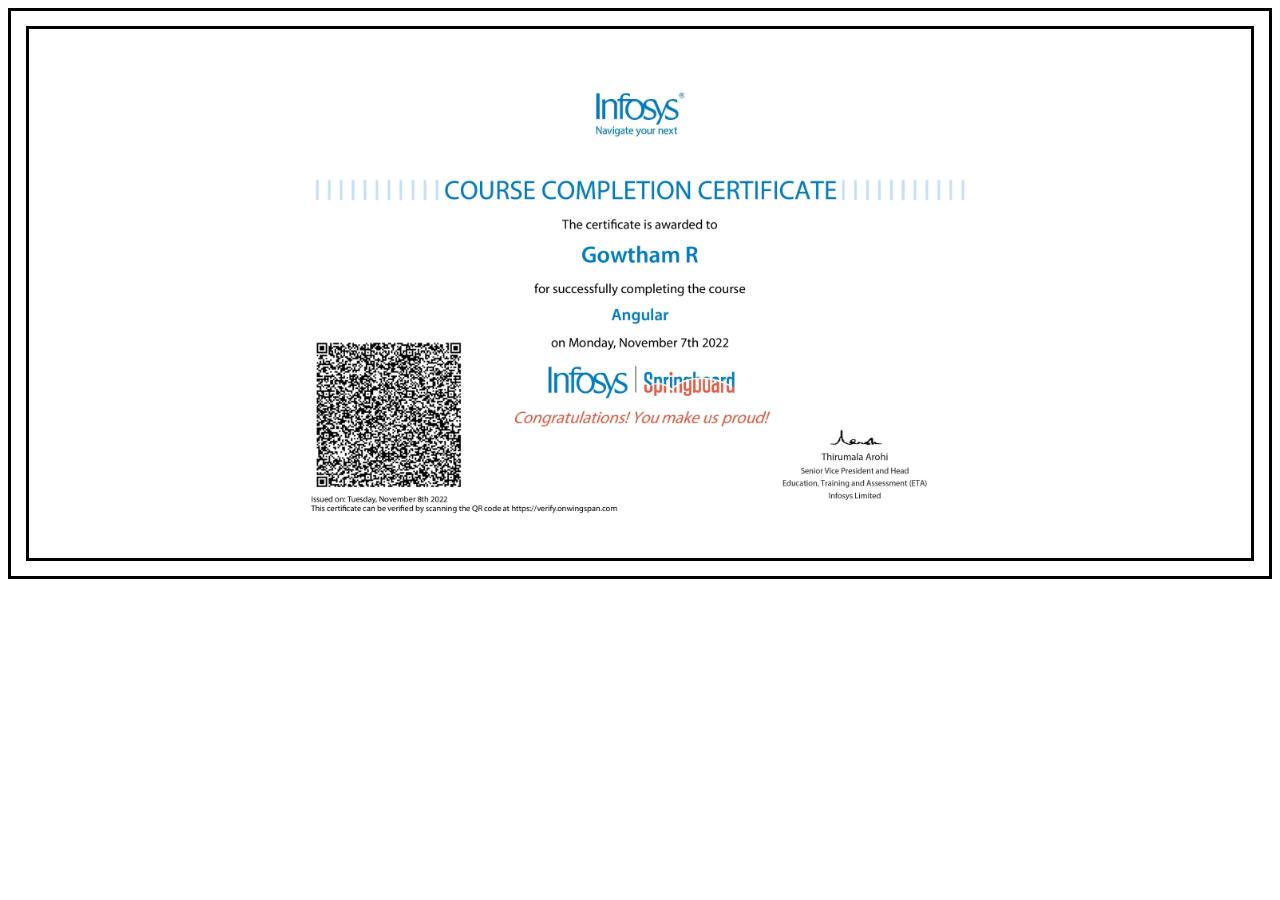
<file: angular/index.html>
<!DOCTYPE html>
<html>
    <title>Angular Certification</title>
    <head>
        <link rel="icon" href="favicon.ico">
        <style>  
            div {  
            width: auto;  
            text-align: center;  
            padding: 15px;  
            border: 3px solid black;  
            }  
            img {  
            max-width: 100%;  
            height: auto;  
            }  
            </style>
    </head>

<body>
	<!-- Container for our gallery -->
	<div>
		<!-- Main view of our gallery -->
		<div>
			<img src="one.jpg" width = "700" height = "300">
		</div>
	</div>
</body>
	
</html>
</file>
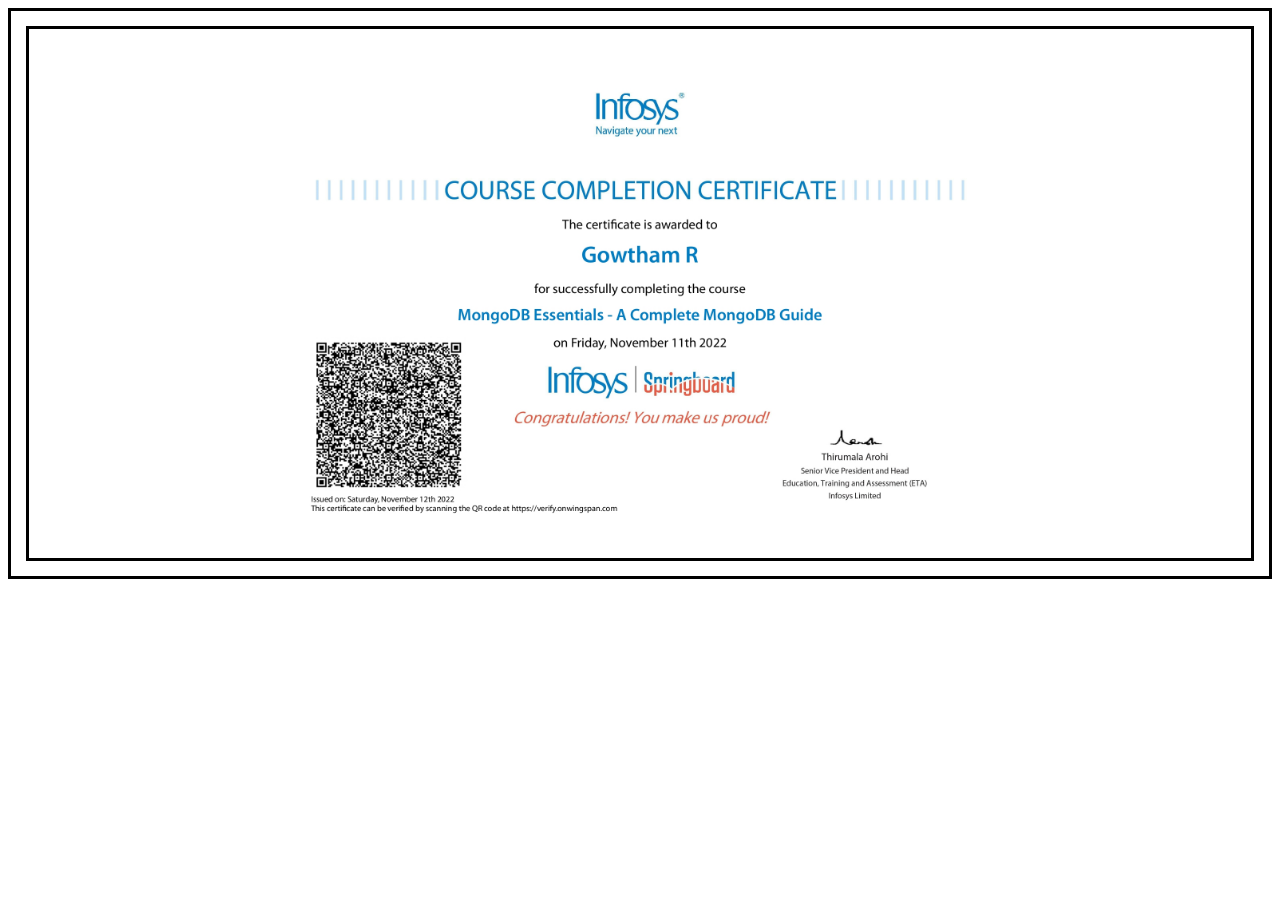
<file: mongodb/index.html>
<!DOCTYPE html>
<html>
    <title>MongoDB Certification</title>
    <head>
        <link rel="icon" href="favicon.ico">
        <style>  
            div {  
            width: auto;  
            text-align: center;  
            padding: 15px;  
            border: 3px solid black;  
            }  
            img {  
            max-width: 100%;  
            height: auto;  
            }  
            </style>
    </head>

<body>
	<!-- Container for our gallery -->
	<div>
		<!-- Main view of our gallery -->
		<div>
			<img src="three.jpg" width = "700" height = "300">
		</div>
	</div>
</body>
	
</html>
</file>
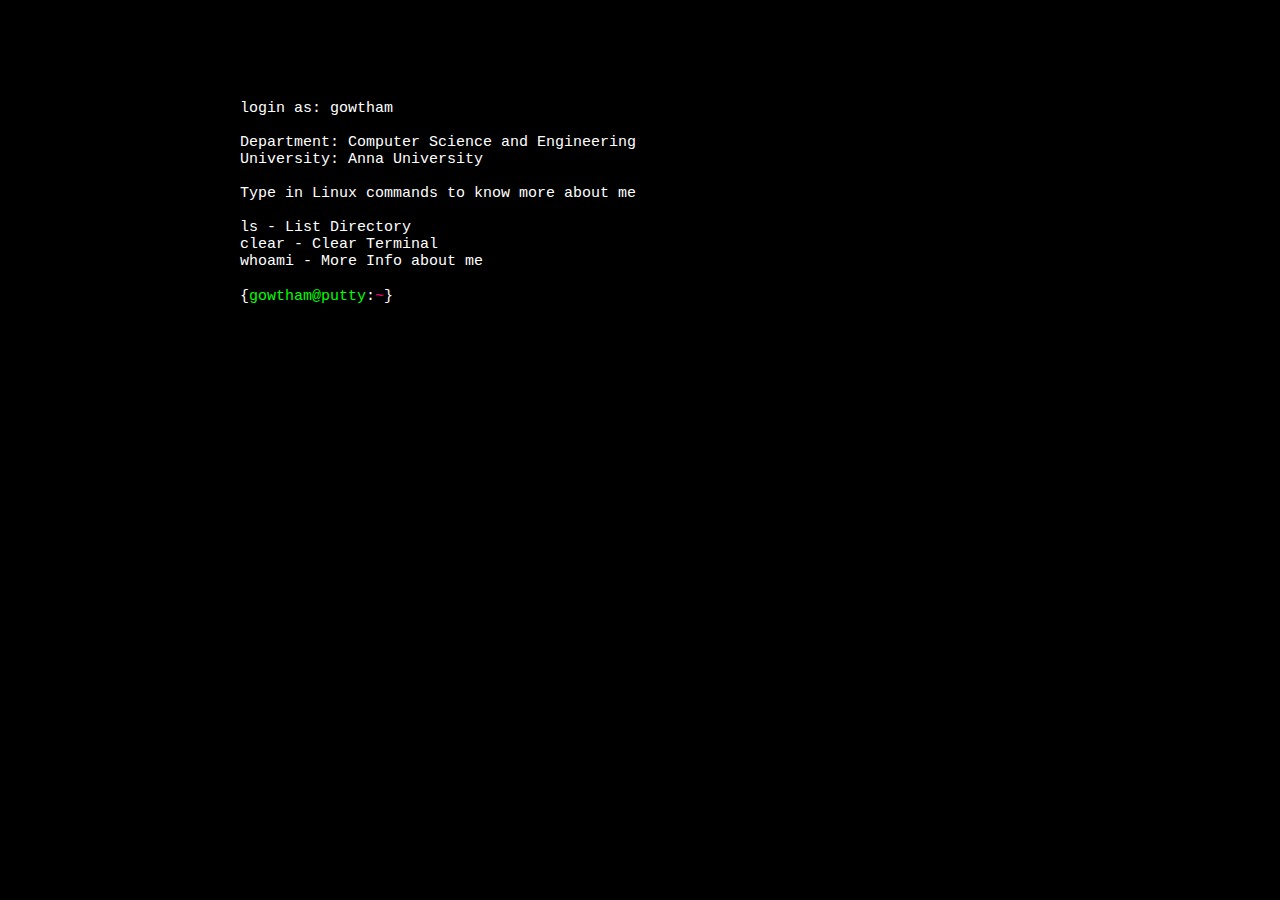
<file: mysite/index.html>
<html>
	<head>
		<title> Gowtham Rajasekaran </title>
		<link href="stylesheets/styles.css" type="text/css" rel="stylesheet">
		
	</head>
	<script type="text/javascript" src="https://ajax.googleapis.com/ajax/libs/jquery/3.7.0/jquery.min.js"></script>
	<script>
		$(document).ready(function() {
			var curCount = 0;
					   
			//var myVar=setInterval(function(){blinkTimer()},500);

			function blinkTimer()
			{		
				var body = $("#command").html(); 
				
				if(body.substring(body.length-1, body.length) == "|")	
				{
					$("#command").html($("#command").html().substring(0, body.length-1)); // remove it
					$("#command").append(" ");
				}
				else
				{
					if(body.substring(body.length-1, body.length) == " ")
					{
						$("#command").html($("#command").html().substring(0, body.length-1)); // remove it
					}
					$("#command").append("|"); // else write it
				}	
			}
		});
				
		var Count = 1;
		var outCount = 0;
		function myFunction()
		{
			if(event.which == 13)
			{
				var addCode;
				event.preventDefault();
				var command = document.getElementById("input" + Count).value;
				if("whoami" == command)
				{
					outCount++;
					$("#terminal").append('<span id = "output'+ outCount +'"> Hi, <font color = "#0f0">I\'m Gowtham </font><br>\
							I am a Computer Science Engineering Student from Kingston Engineering College. </span><br id = "out'+ outCount +'">');
				}
				else if("ls" == command)
				{
					outCount++;
					$("#terminal").append('<span id = "output'+ outCount +'"> \
							<a href="https://github.com/GowthamRaja-git">GitHub</a>\
							<a href="https://www.linkedin.com/in/gowtham-rajasekaran-21a56624a/">LinkedIn</a>\
							</span><br id = "out'+ outCount +'">');
				}
				else if("clear" == command)
				{
					for (i = 1; i <= Count; i++) 
					{ 
						document.getElementById("command" + i).parentNode.removeChild(document.getElementById("command" + i));
						document.getElementById("input" + i).parentNode.removeChild(document.getElementById("input" + i));
						document.getElementById(i).parentNode.removeChild(document.getElementById(i));
					}
					for(i = 1; i <= outCount; i++)
					{
						document.getElementById("output" + i).parentNode.removeChild(document.getElementById("output" + i));
						document.getElementById("out" + i).parentNode.removeChild(document.getElementById("out" + i));
					}
					Count = 0;
					outCount = 0;
				}
				$("#input" + Count).val('');
				$("#command" + Count).append( ' ' + command);
				
				Count++;
				addCode = '<span id = "command'+ Count + '">\
					{<span id="user">gowtham@putty</span>:<span id = "s1">~</span>}</span>\
					<input id = "input'+ Count +'" type="text" onkeydown="myFunction()"><br id = "' + Count + '">';
				$("#terminal").append(addCode);
				$("#input" + Count).focus();
			}
		}
	</script>

	<body>
		<div class="putty" id = "terminal"> 
		login as: gowtham </br></br>
		
		Department: Computer Science and Engineering <br>
		University: Anna University <br><br>
		
		Type in Linux commands to know more about me <br><br>
		
		ls - List Directory<br>
		clear - Clear Terminal<br>
		whoami - More Info about me<br><br>
		
		<span id = "command1">{<span id="user">gowtham@putty</span>:<span id = "s1">~</span>}</span>
		<input id= "input1" type="text" onkeydown="myFunction()" autofocus >
		<br id = "1">
		</div>
	</body>
</html>
</file>
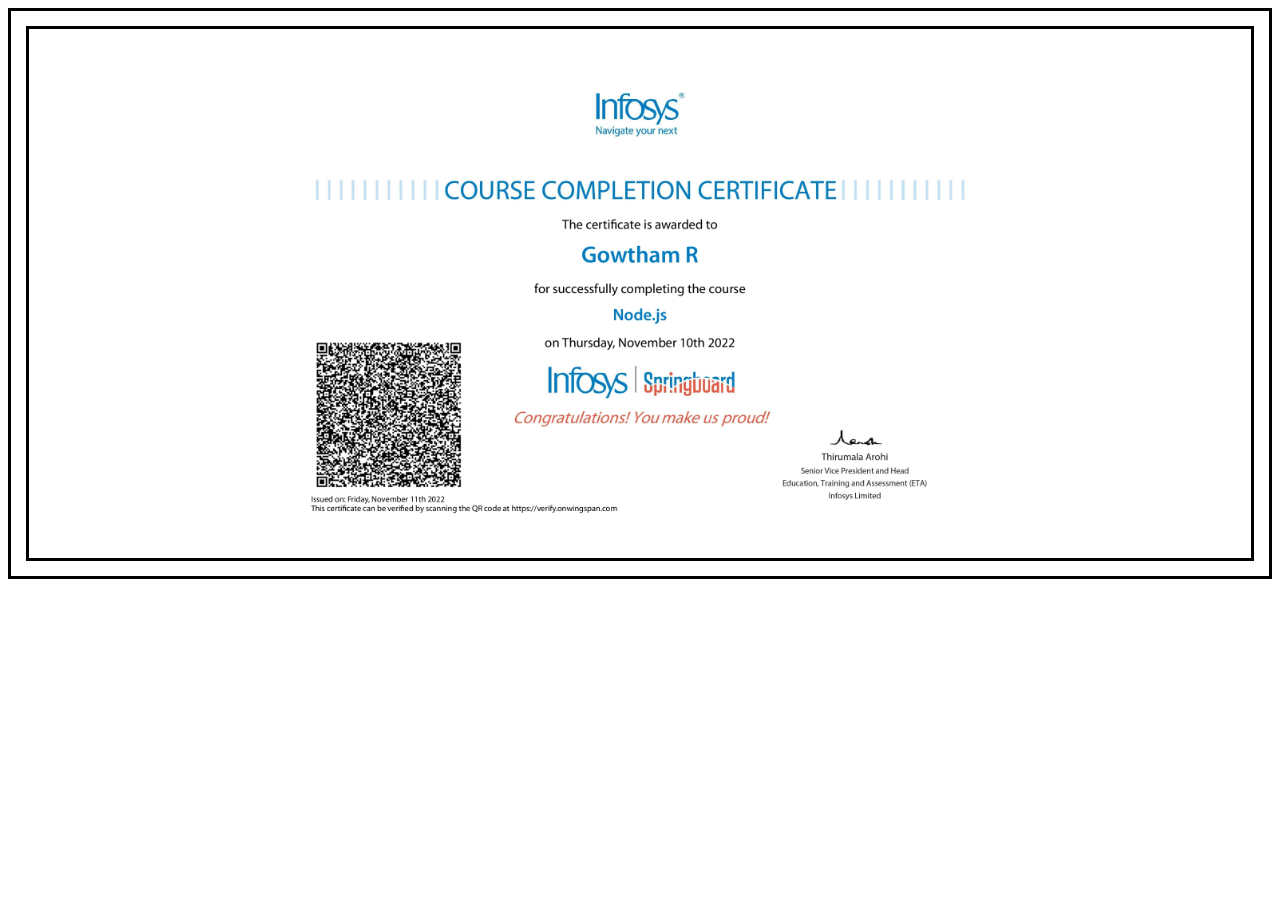
<file: nodejs/index.html>
<!DOCTYPE html>
<html>
    <title>NodeJS Certification</title>
    <head>
        <link rel="icon" href="favicon.ico">
        <style>  
            div {  
            width: auto;  
            text-align: center;  
            padding: 15px;  
            border: 3px solid black;  
            }  
            img {  
            max-width: 100%;  
            height: auto;  
            }  
            </style>
    </head>

<body>
	<!-- Container for our gallery -->
	<div>
		<!-- Main view of our gallery -->
		<div>
			<img src="two.jpg" width = "700" height = "300">
		</div>
	</div>
</body>
	
</html>
</file>
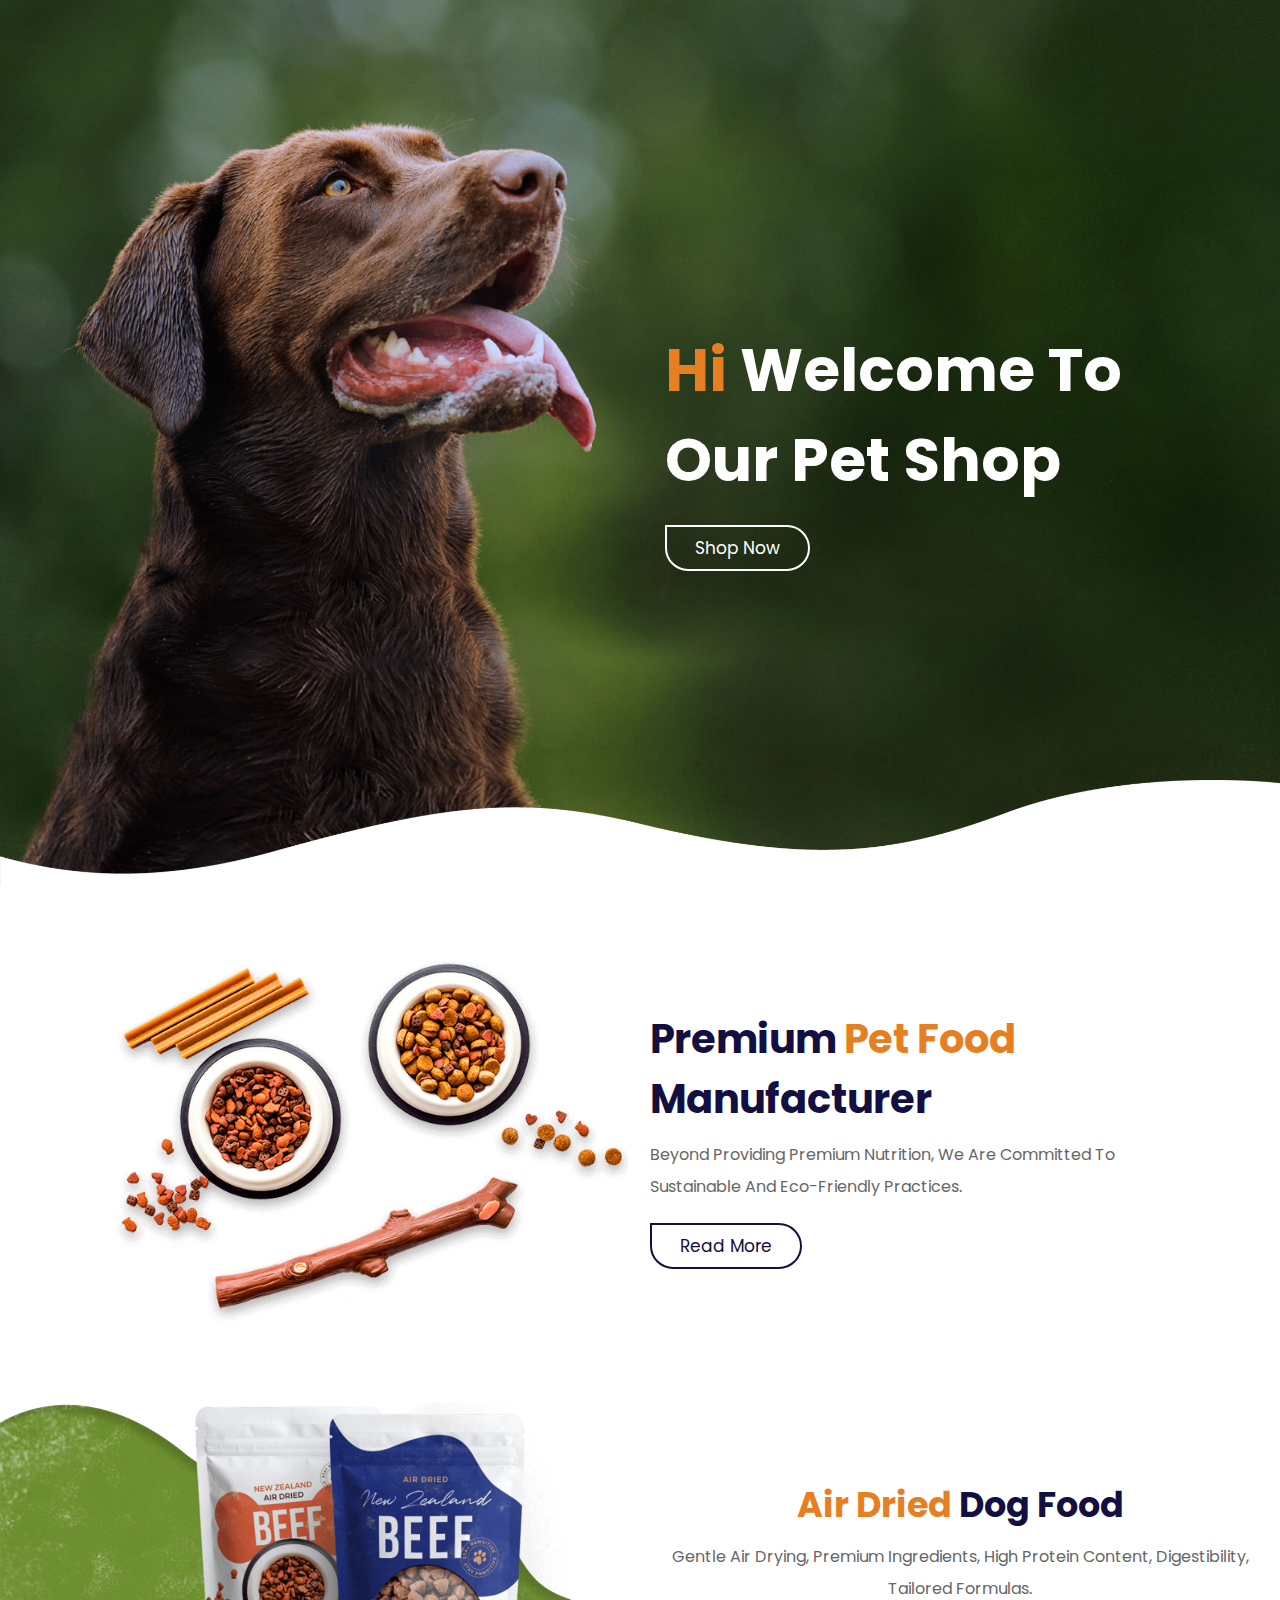
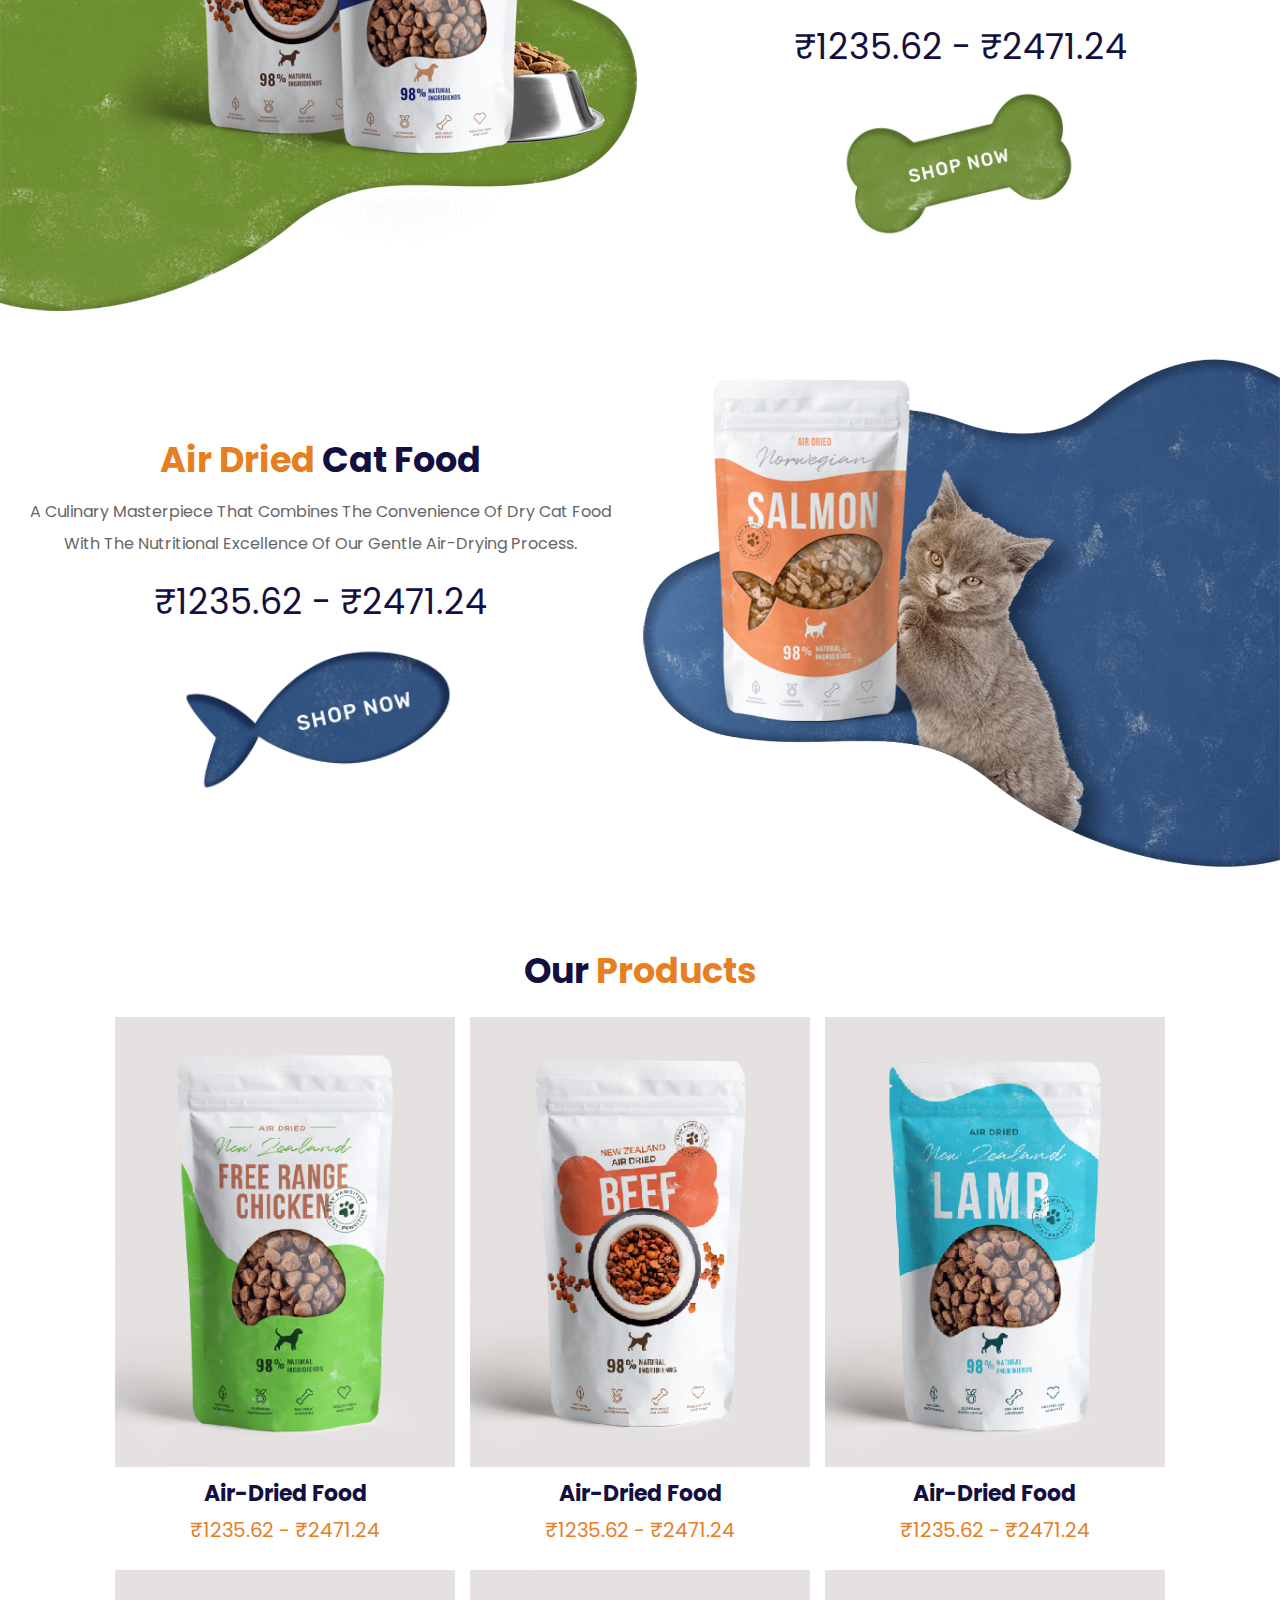
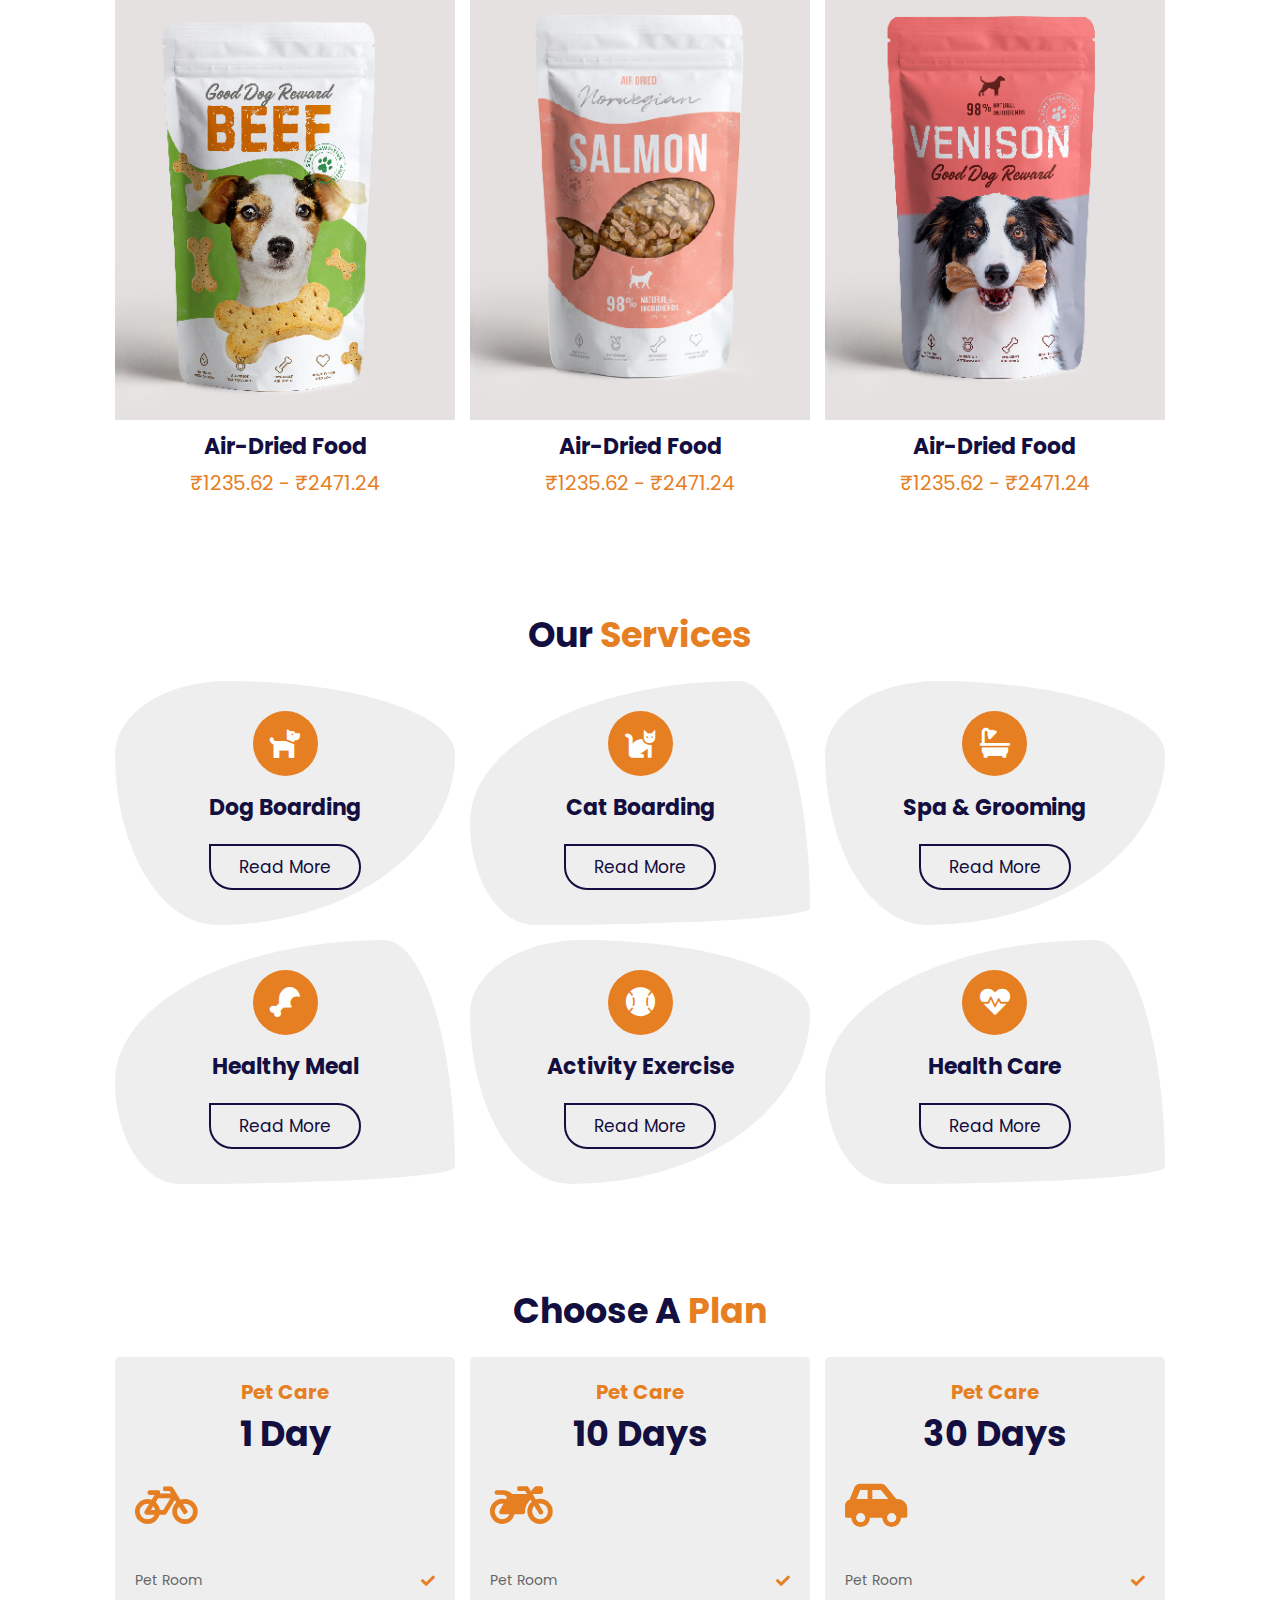
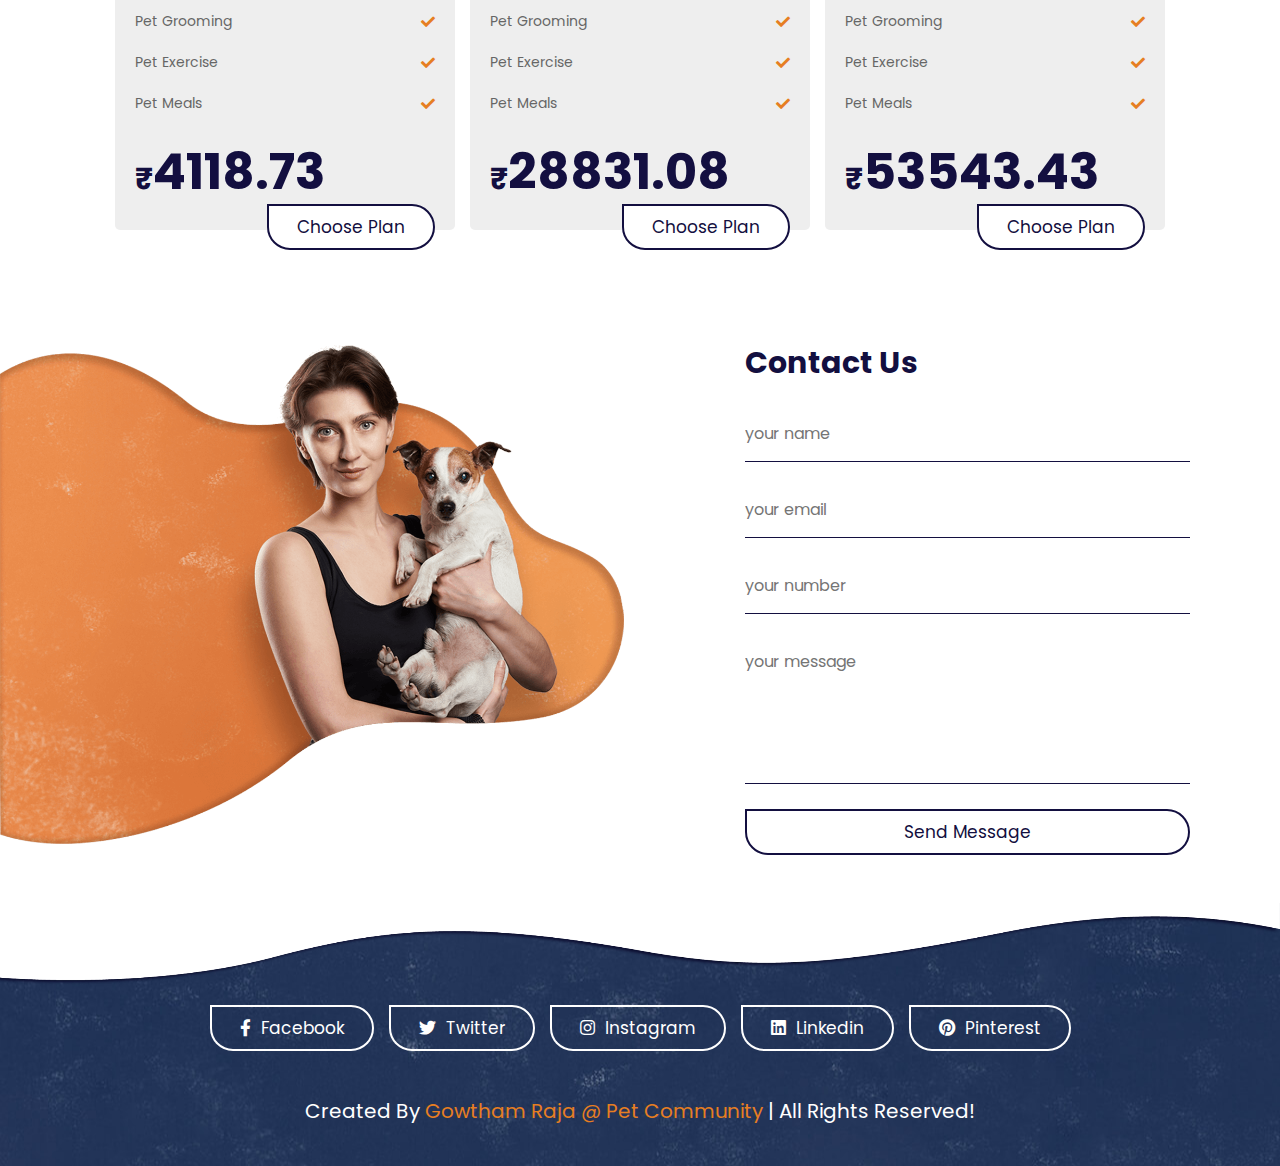
<file: pawsclaws/index.html>
<!DOCTYPE html>
<html lang="en">
<head>
    <meta charset="UTF-8">
    <meta http-equiv="X-UA-Compatible" content="IE=edge">
    <meta name="viewport" content="width=device-width, initial-scale=1.0">
    <title>Pet Food Website</title>
    <link rel="icon" href="favicon.ico">

    <!-- font awesome cdn link  -->
    <link rel="stylesheet" href="https://cdnjs.cloudflare.com/ajax/libs/font-awesome/5.15.4/css/all.min.css">

    <!-- custom css file link  -->
    <link rel="stylesheet" href="css/style.css">

</head>
<body>
    
<!-- header section starts  -->

<header class="header">

    <a href="#" class="logo"> <i class="fas fa-paw"></i> shop </a>

    <nav class="navbar">
        <a href="#home">home</a>
        <a href="#about">about</a>
        <a href="#shop">shop</a>
        <a href="#services">services</a>
        <a href="#plan">plan</a>
        <a href="#contact">contact</a>
    </nav>

    <div class="icons">
        <div class="fas fa-bars" id="menu-btn"></div>
        <a href="#" class="fas fa-shopping-cart"></a>
        <div class="fas fa-user" id="login-btn"></div>
    </div>

    <form action="" class="login-form">
        <h3>sign in</h3>
        <input type="email" name="" placeholder="enter your email" id="" class="box">
        <input type="password" name="" placeholder="enter your password" id="" class="box">
        <div class="remember">
            <input type="checkbox" name="" id="remember-me">
            <label for="remember-me">remember me</label>
        </div>
        <input type="submit" value="sign in" class="btn">
        <div class="links">
            <a href="#">forget password</a>
            <a href="#">sign up</a>
        </div>
    </form>

</header>

<!-- header section ends -->

<!-- home section starts  -->

<section class="home" id="home">

    <div class="content">
        <h3> <span>hi</span> welcome to our pet shop </h3>
        <a href="#" class="btn">shop now</a>
    </div>

    <img src="image/bottom_wave.png" class="wave" alt="">

</section>

<!-- home section ends -->

<!-- about section starts  -->

<section class="about" id="about">

    <div class="image">
        <img src="image/about_img.png" alt="">
    </div>

    <div class="content">
        <h3>premium <span>pet food</span> manufacturer</h3>
        <p>Beyond providing premium nutrition, we are committed to sustainable and eco-friendly practices.</p>
        <a href="#" class="btn">read more</a>
    </div>

</section>

<!-- about section ends -->

<!-- dog and cat food banner section starts -->

<div class="dog-food">

    <div class="image">
        <img src="image/dog_food.png" alt="">
    </div>

    <div class="content">
        <h3> <span>air dried</span> dog food </h3>
        <p>Gentle Air Drying, Premium Ingredients, High Protein Content, Digestibility, Tailored Formulas.</p>
        <div class="amount">₹1235.62 - ₹2471.24</div>
        <a href="#"> <img src="image/shop_now_dog.png" alt=""> </a>
    </div>

</div>

<div class="cat-food">

    <div class="content">
        <h3> <span>air dried</span> cat food </h3>
        <p>a culinary masterpiece that combines the convenience of dry cat food with the nutritional excellence of our gentle air-drying process.</p>
        <div class="amount">₹1235.62 - ₹2471.24</div>
        <a href="#"> <img src="image/shop_now_cat.png" alt=""> </a>
    </div>

    <div class="image">
        <img src="image/cat_food.png" alt="">
    </div>

</div>

<!-- dog and cat food banner section ends -->

<!-- shop section starts  -->

<section class="shop" id="shop">

    <h1 class="heading"> our <span> products </span> </h1>

    <div class="box-container">

        <div class="box">
            <div class="icons">
                <a href="#" class="fas fa-shopping-cart"></a>
                <a href="#" class="fas fa-heart"></a>
                <a href="#" class="fas fa-eye"></a>
            </div>
            <div class="image">
                <img src="image/product_01.jpg" alt="">
            </div>
            <div class="content">
                <h3>air-dried food</h3>
                <div class="amount"> ₹1235.62 - ₹2471.24 </div>
            </div>
        </div>

        <div class="box">
            <div class="icons">
                <a href="#" class="fas fa-shopping-cart"></a>
                <a href="#" class="fas fa-heart"></a>
                <a href="#" class="fas fa-eye"></a>
            </div>
            <div class="image">
                <img src="image/product_02.jpg" alt="">
            </div>
            <div class="content">
                <h3>air-dried food</h3>
                <div class="amount"> ₹1235.62 - ₹2471.24 </div>
            </div>
        </div>

        <div class="box">
            <div class="icons">
                <a href="#" class="fas fa-shopping-cart"></a>
                <a href="#" class="fas fa-heart"></a>
                <a href="#" class="fas fa-eye"></a>
            </div>
            <div class="image">
                <img src="image/product_03.jpg" alt="">
            </div>
            <div class="content">
                <h3>air-dried food</h3>
                <div class="amount"> ₹1235.62 - ₹2471.24 </div>
            </div>
        </div>

        <div class="box">
            <div class="icons">
                <a href="#" class="fas fa-shopping-cart"></a>
                <a href="#" class="fas fa-heart"></a>
                <a href="#" class="fas fa-eye"></a>
            </div>
            <div class="image">
                <img src="image/product_04.jpg" alt="">
            </div>
            <div class="content">
                <h3>air-dried food</h3>
                <div class="amount"> ₹1235.62 - ₹2471.24 </div>
            </div>
        </div>

        <div class="box">
            <div class="icons">
                <a href="#" class="fas fa-shopping-cart"></a>
                <a href="#" class="fas fa-heart"></a>
                <a href="#" class="fas fa-eye"></a>
            </div>
            <div class="image">
                <img src="image/product_05.jpg" alt="">
            </div>
            <div class="content">
                <h3>air-dried food</h3>
                <div class="amount"> ₹1235.62 - ₹2471.24 </div>
            </div>
        </div>

        <div class="box">
            <div class="icons">
                <a href="#" class="fas fa-shopping-cart"></a>
                <a href="#" class="fas fa-heart"></a>
                <a href="#" class="fas fa-eye"></a>
            </div>
            <div class="image">
                <img src="image/product_06.jpg" alt="">
            </div>
            <div class="content">
                <h3>air-dried food</h3>
                <div class="amount"> ₹1235.62 - ₹2471.24 </div>
            </div>
        </div>

    </div>

</section>

<!-- shop section ends -->

<!-- services section starts  -->

<section class="services" id="services">

    <h1 class="heading"> our <span>services</span> </h1>

    <div class="box-container">

        <div class="box">
            <i class="fas fa-dog"></i>
            <h3>dog boarding</h3>
            <a href="#" class="btn">read more</a>
        </div>

        <div class="box">
            <i class="fas fa-cat"></i>
            <h3>cat boarding</h3>
            <a href="#" class="btn">read more</a>
        </div>

        <div class="box">
            <i class="fas fa-bath"></i>
            <h3>spa & grooming</h3>
            <a href="#" class="btn">read more</a>
        </div>

        <div class="box">
            <i class="fas fa-drumstick-bite"></i>
            <h3>healthy meal</h3>
            <a href="#" class="btn">read more</a>
        </div>

        <div class="box">
            <i class="fas fa-baseball-ball"></i>
            <h3>activity exercise</h3>
            <a href="#" class="btn">read more</a>
        </div>

        <div class="box">
            <i class="fas fa-heartbeat"></i>
            <h3>health care</h3>
            <a href="#" class="btn">read more</a>
        </div>

    </div>

</section>

<!-- services section ends -->

<!-- plan section starts  -->

<section class="plan" id="plan">

    <h1 class="heading"> choose a <span>plan</span> </h1>

    <div class="box-container">

        <div class="box">
            <h3 class="title">pet care</h3>
            <h3 class="day"> 1 day </h3>
            <i class="fas fa-bicycle icon"></i>
            <div class="list">
                <p> pet room <span class="fas fa-check"></span> </p>
                <p> pet grooming <span class="fas fa-check"></span> </p>
                <p> pet exercise <span class="fas fa-check"></span> </p>
                <p> pet meals <span class="fas fa-check"></span> </p>
            </div>
            <div class="amount"><span>₹</span>4118.73</div>
            <a href="#" class="btn"> choose plan </a>
        </div>

        <div class="box">
            <h3 class="title">pet care</h3>
            <h3 class="day"> 10 days </h3>
            <i class="fas fa-motorcycle icon"></i>
            <div class="list">
                <p> pet room <span class="fas fa-check"></span> </p>
                <p> pet grooming <span class="fas fa-check"></span> </p>
                <p> pet exercise <span class="fas fa-check"></span> </p>
                <p> pet meals <span class="fas fa-check"></span> </p>
            </div>
            <div class="amount"><span>₹</span>28831.08</div>
            <a href="#" class="btn"> choose plan </a>
        </div>

        <div class="box">
            <h3 class="title">pet care</h3>
            <h3 class="day"> 30 days </h3>
            <i class="fas fa-car-side icon"></i>
            <div class="list">
                <p> pet room <span class="fas fa-check"></span> </p>
                <p> pet grooming <span class="fas fa-check"></span> </p>
                <p> pet exercise <span class="fas fa-check"></span> </p>
                <p> pet meals <span class="fas fa-check"></span> </p>
            </div>
            <div class="amount"><span>₹</span>53543.43</div>
            <a href="#" class="btn"> choose plan </a>
        </div>

    </div>

</section>

<!-- plan section ends -->

<section class="contact" id="contact">

    <div class="image">
        <img src="image/contact_img.png" alt="">
    </div>

    <form action="">
        <h3>contact us</h3>
        <input type="text" placeholder="your name" class="box">
        <input type="email" placeholder="your email" class="box">
        <input type="tumber" placeholder="your number" class="box">
        <textarea name="" placeholder="your message" id="" cols="30" rows="10"></textarea>
        <input type="submit" value="send message" class="btn">
    </form>

</section>

<section class="footer">

    <img src="image/top_wave.png" alt="">

    <div class="share">
        <a href="#" class="btn"> <i class="fab fa-facebook-f"></i> facebook </a>
        <a href="#" class="btn"> <i class="fab fa-twitter"></i> twitter </a>
        <a href="#" class="btn"> <i class="fab fa-instagram"></i> instagram </a>
        <a href="#" class="btn"> <i class="fab fa-linkedin"></i> linkedin </a>
        <a href="#" class="btn"> <i class="fab fa-pinterest"></i> pinterest </a>
    </div>

    <div class="credit"> created by <span> Gowtham Raja @ Pet Community </span> | all rights reserved! </div>

</section>





</body>
</html>
</file>
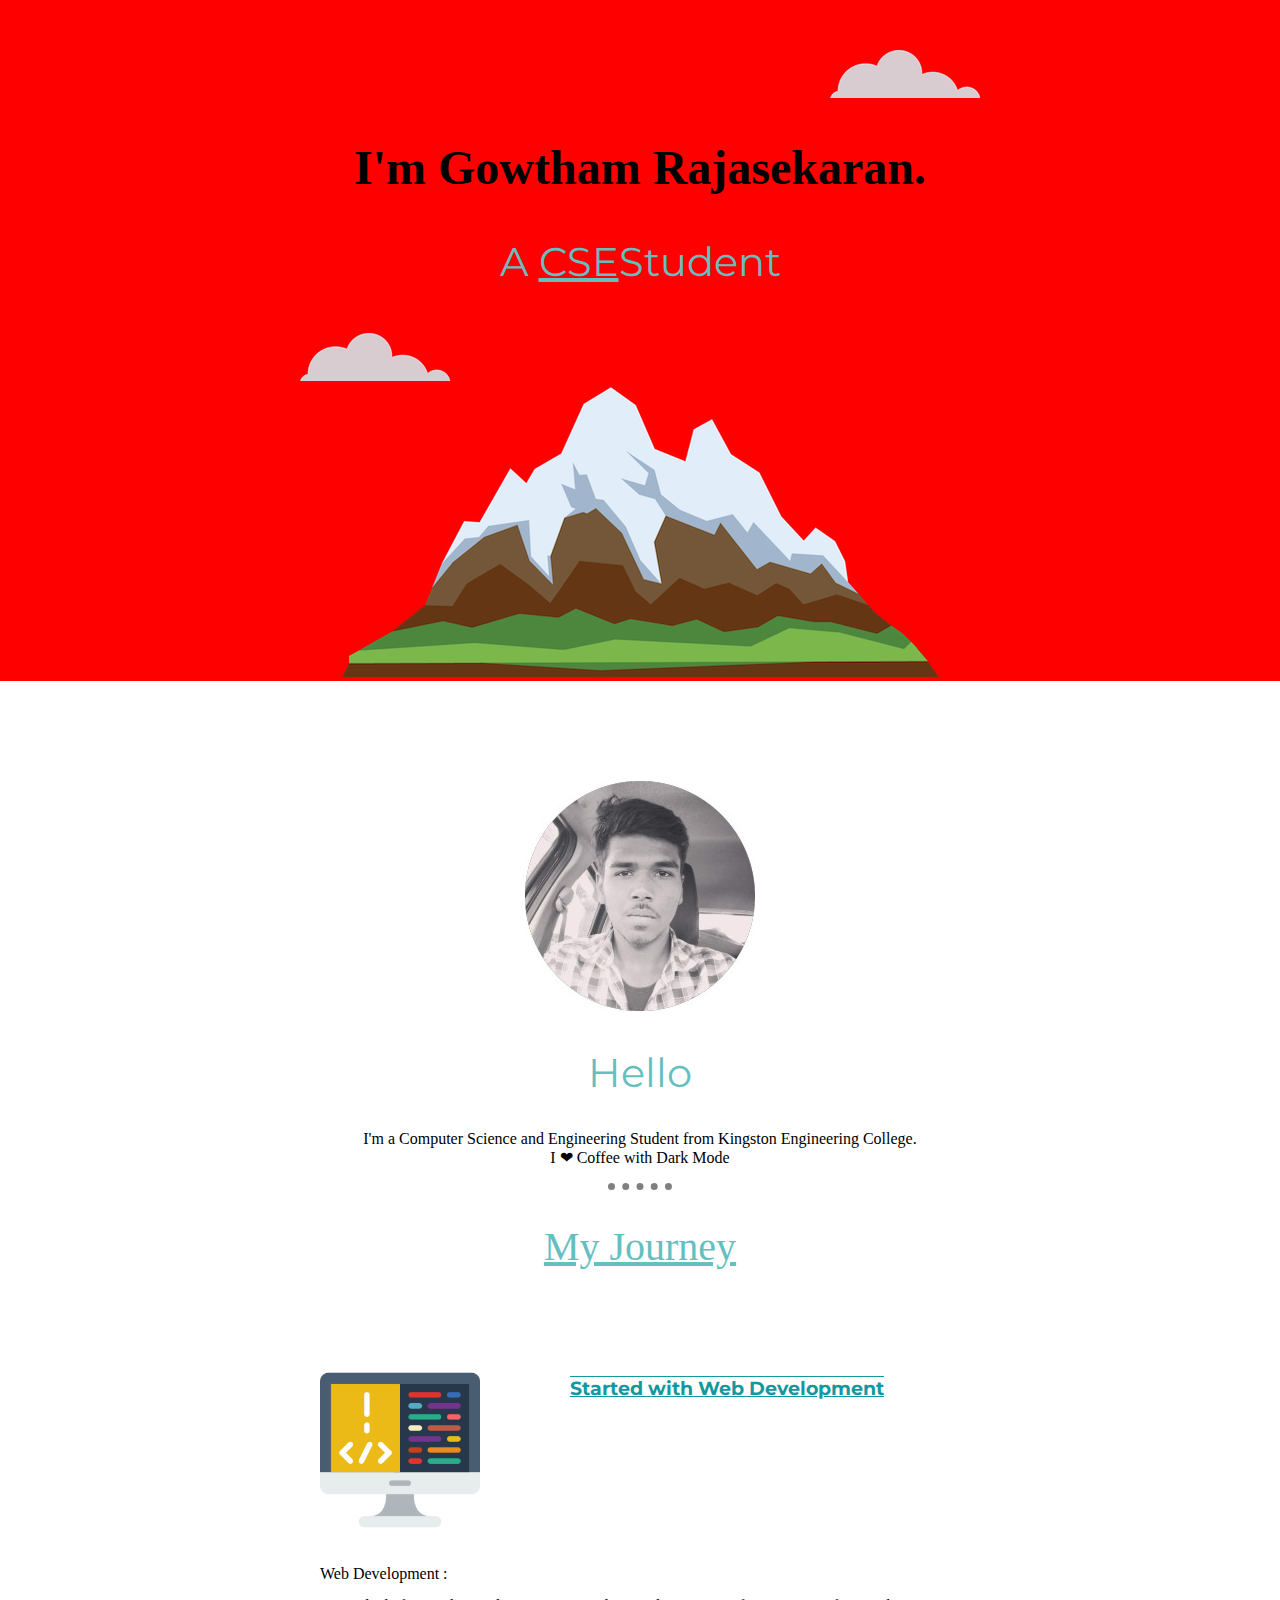
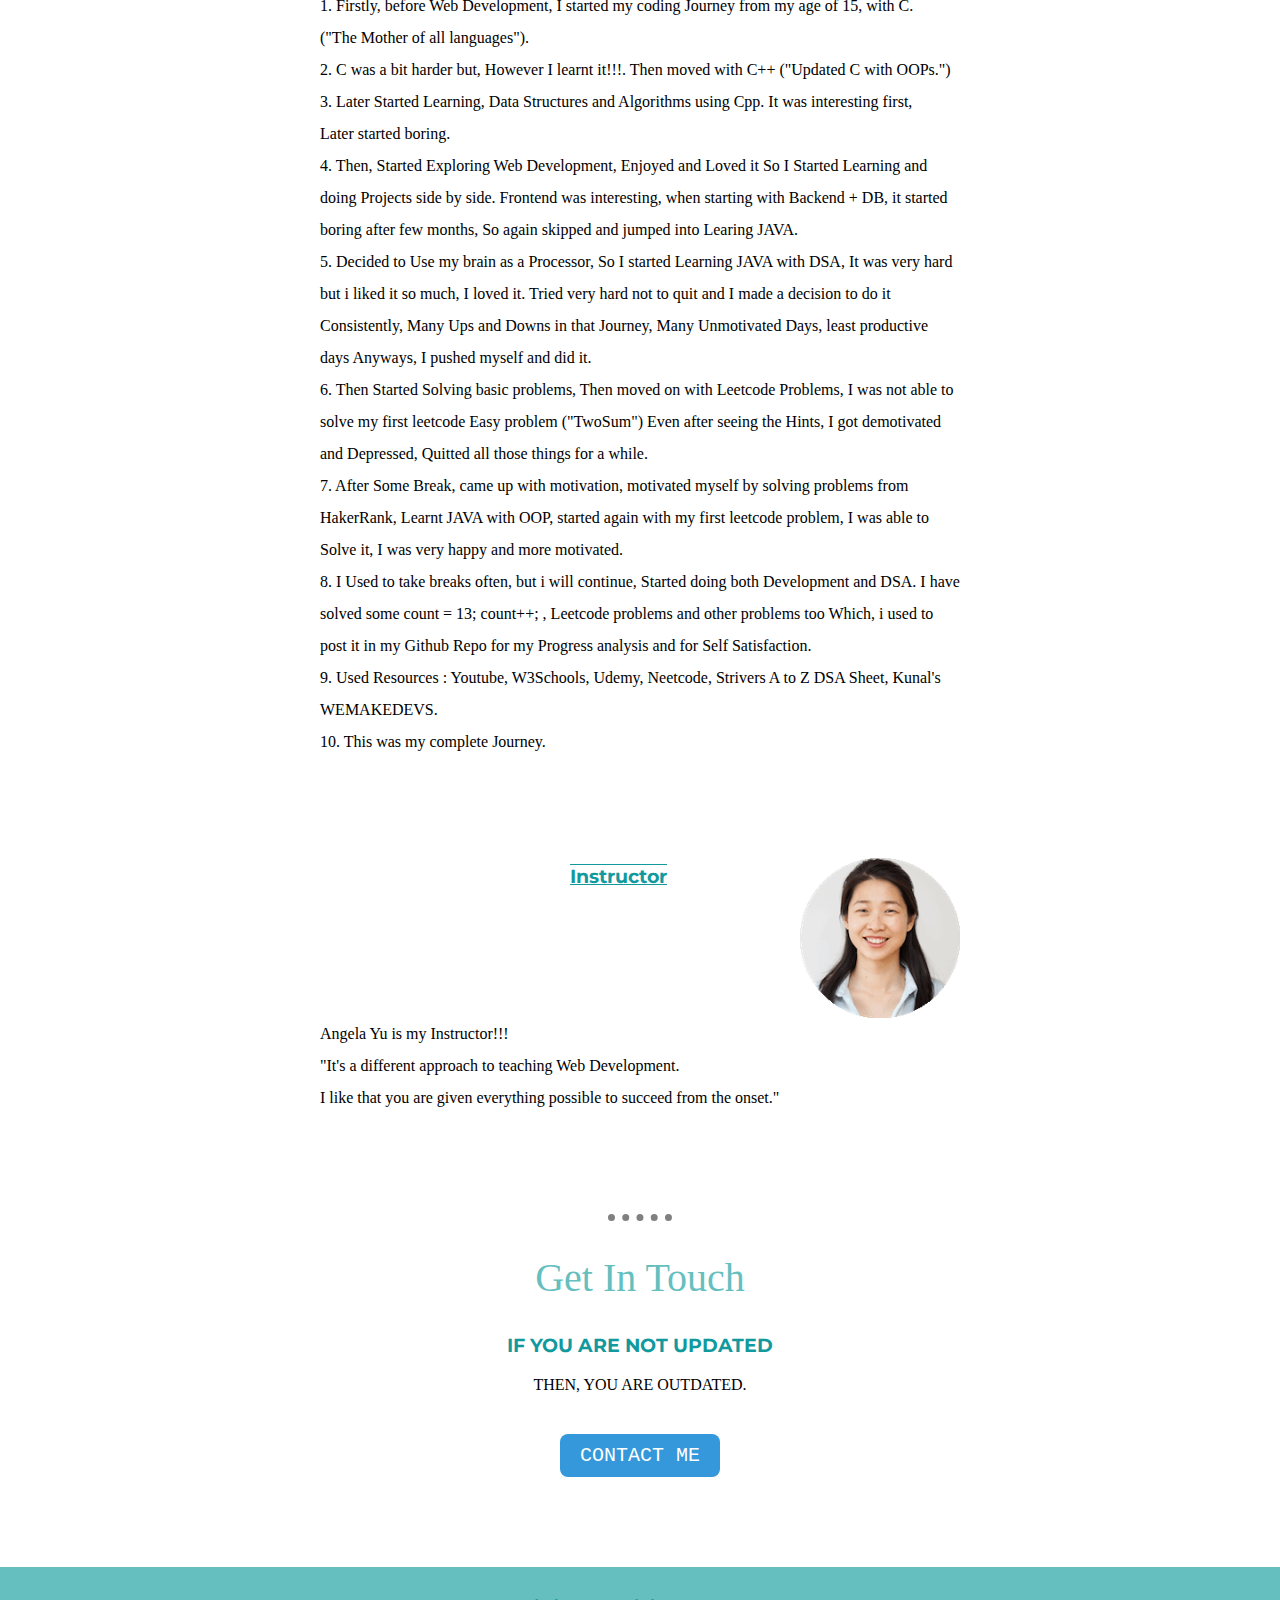
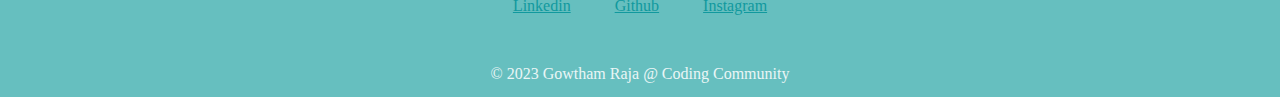
<file: Portfolio Website/index.html>
<!DOCTYPE html>
<html lang="en" dir="ltr">

<head>
  <meta charset="utf-8">
  <title>Gowtham Raja</title>
  <link rel="stylesheet" href="css/styles.css">
  <link rel="icon" href="favicon.ico">
  <link href="https://fonts.googleapis.com/css2?family=Montserrat:wght@100;300;400;500;900&family=Ubuntu:wght@300;400;700&display=swap" rel="stylesheet">
  <link rel="preconnect" href="https://fonts.gstatic.com" crossorigin>
  <div class="top-container">
    <img class="top-cloud" src="images/cloud.png" alt="cloud-img">
    <h1>I'm Gowtham Rajasekaran.</h1>
    <h2>A <span class="pro">CSE</span>Student</h2>
    <img class="bottom-cloud" src="images/cloud.png" alt="cloud-img">
    <img src="images/mountain.png" alt="mountain-img">
  </div>
  <div class="middle-container">
    <div class="profile">
      <img src="gr.jpg" alt="">
      <h2>Hello</h2>
      <p>I'm a Computer Science and Engineering Student from Kingston Engineering College.<br>I ❤ Coffee with Dark Mode</p>
    </div>
    <hr>
    <div class="skills">
      <h2 class="kills">My Journey</h2>
      <div class="skill-row">
        <img class="code-img" src="coding.png" alt="">
        <h3 class="bgmi">Started with Web Development</h3>
        <p class="description">Web Development :<br>
          1. Firstly, before Web Development, I started my coding Journey from my age of 15, with C.<br> ("The Mother of all languages").<br>

          2. C was a bit harder but, However I learnt it!!!. Then moved with C++ ("Updated C with OOPs.")<br>

          3. Later Started Learning, Data Structures and Algorithms using Cpp. It was interesting first,<br> Later started boring.<br>

          4. Then, Started Exploring Web Development, Enjoyed and Loved it So I Started Learning and doing Projects side by side. Frontend was interesting, when starting with Backend + DB, it started boring after few months, So again skipped and jumped into Learing JAVA.<br>

          5. Decided to Use my brain as a Processor, So I started Learning JAVA with DSA, It was very hard but i liked it so much, I loved it. Tried very hard not to quit and I made a decision to do it Consistently, Many Ups and Downs in that Journey, Many Unmotivated Days, least productive days Anyways, I pushed myself and did it.<br>

          6. Then Started Solving basic problems, Then moved on with Leetcode Problems, I was not able to solve my first leetcode Easy problem ("TwoSum") Even after seeing the Hints, I got demotivated and Depressed, Quitted all those things for a while.   <br>

          7. After Some Break, came up with motivation, motivated myself by solving problems from HakerRank, Learnt JAVA with OOP, started again with my first leetcode problem, I was able to Solve it, I was very happy and more motivated.<br>

          8. I Used to take breaks often, but i will continue, Started doing both Development and DSA. I have solved some count = 13; count++; , Leetcode problems and other problems too Which, i used to post it in my Github Repo for my Progress analysis and for Self Satisfaction.  <br>

          9. Used Resources : Youtube, W3Schools, Udemy, Neetcode, Strivers A to Z DSA Sheet, Kunal's WEMAKEDEVS.  <br>

          10. This was my complete Journey.
              
        </p>
      </div>
      <div class="skill-row">
        <img class="inst-img" src="angela.png" alt="">
        <h3 class="udemy">Instructor</h3>
        <p class="angeladesp">Angela Yu is my Instructor!!!<br>
          "It's a different approach to teaching Web Development.<br> I like that you are given everything possible to succeed from the onset."</p>
      </div>
    </div>
    <hr>
    <div class="contact-me">
      <h2 class="get">Get In Touch</h2>
      <h3>IF YOU ARE NOT UPDATED</h3>
      <p>THEN, YOU ARE OUTDATED.</p>
    </div>
    <div class="btn1">
      <a class="btn" href="mailto:name@email.com">CONTACT ME</a>
    </div>
  </div>

  <div class="bottom-container">
    <a class="footer-link" href="https://www.linkedin.com/in/gowtham-rajasekaran-21a56624a/">Linkedin</a>
    <a class="footer-link" href="https://github.com/GowthamRaja-git">Github</a>
    <a class="footer-link" href="https://www.instagram.com/gowtham__raja__/">Instagram</a>
    <p class="sweet">© 2023 Gowtham Raja @ Coding Community</p>
  </div>
</head>

<body>



</body>

</html>
</file>
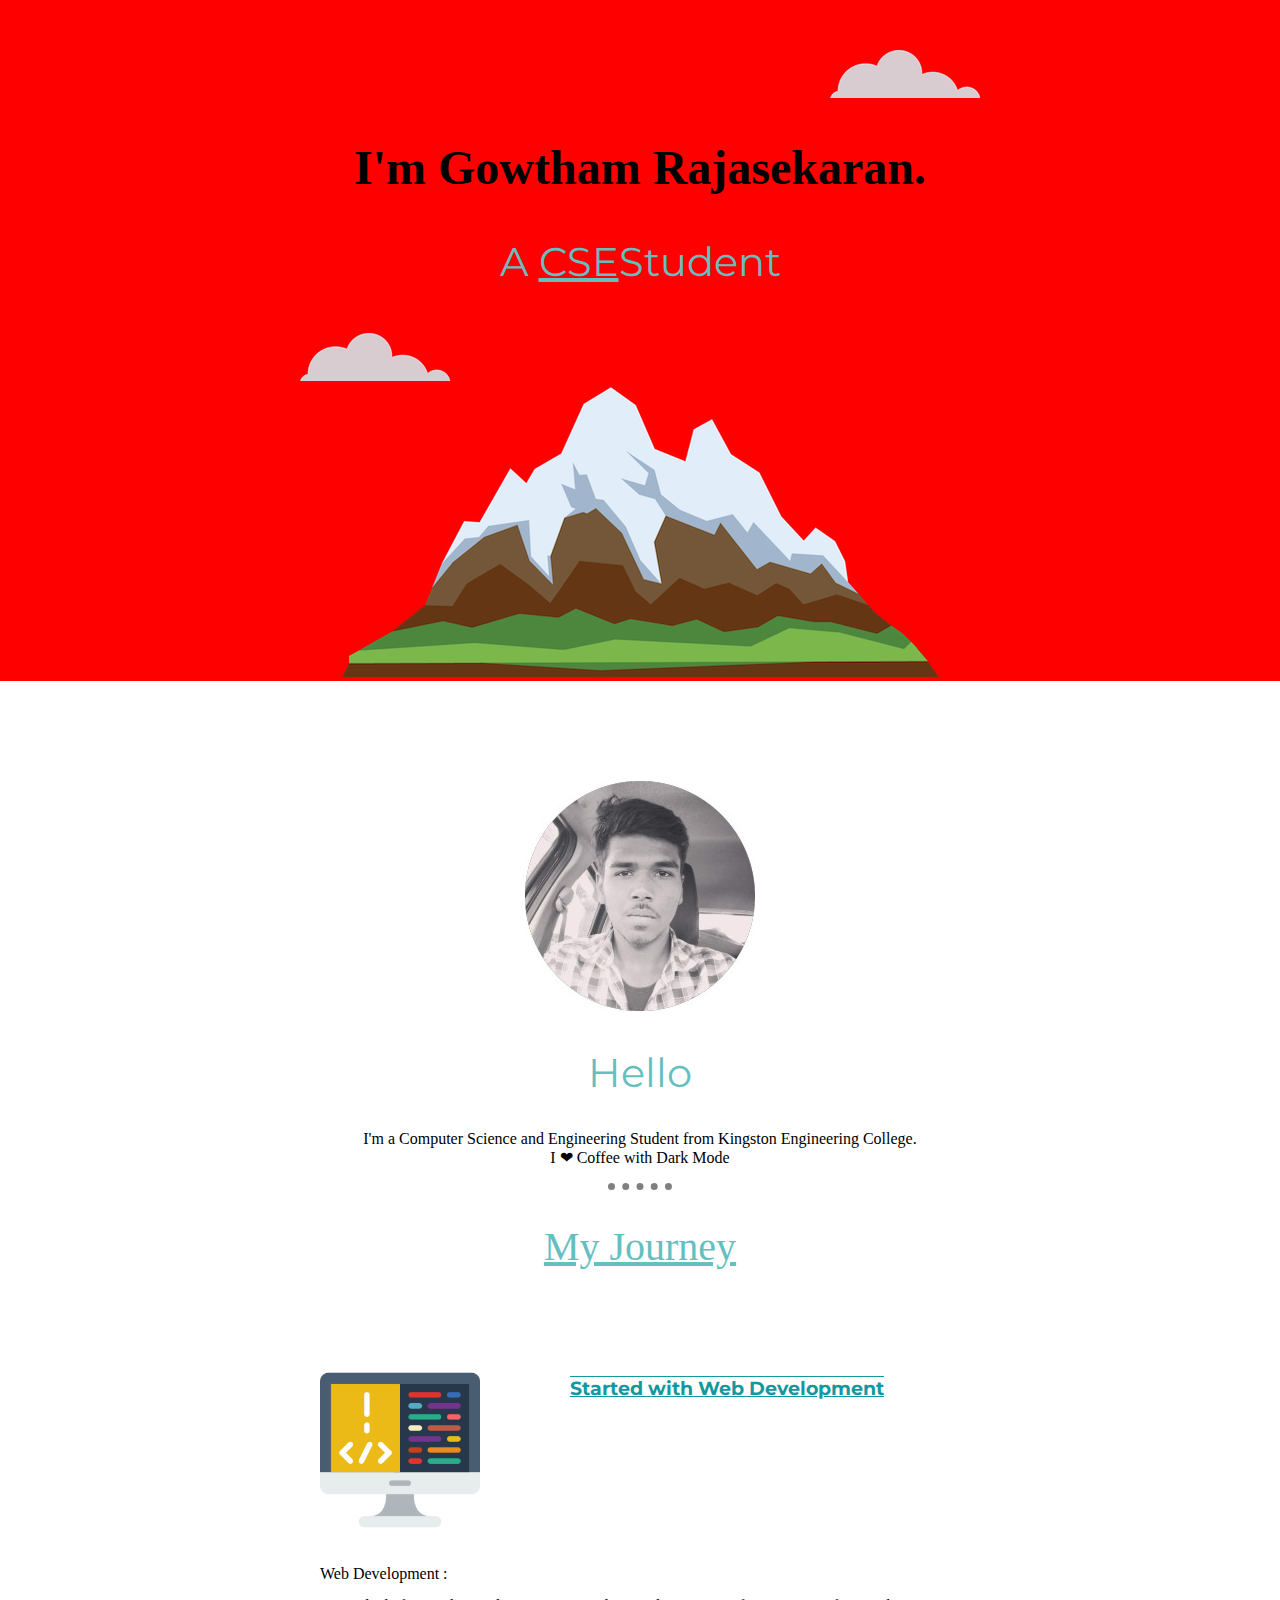
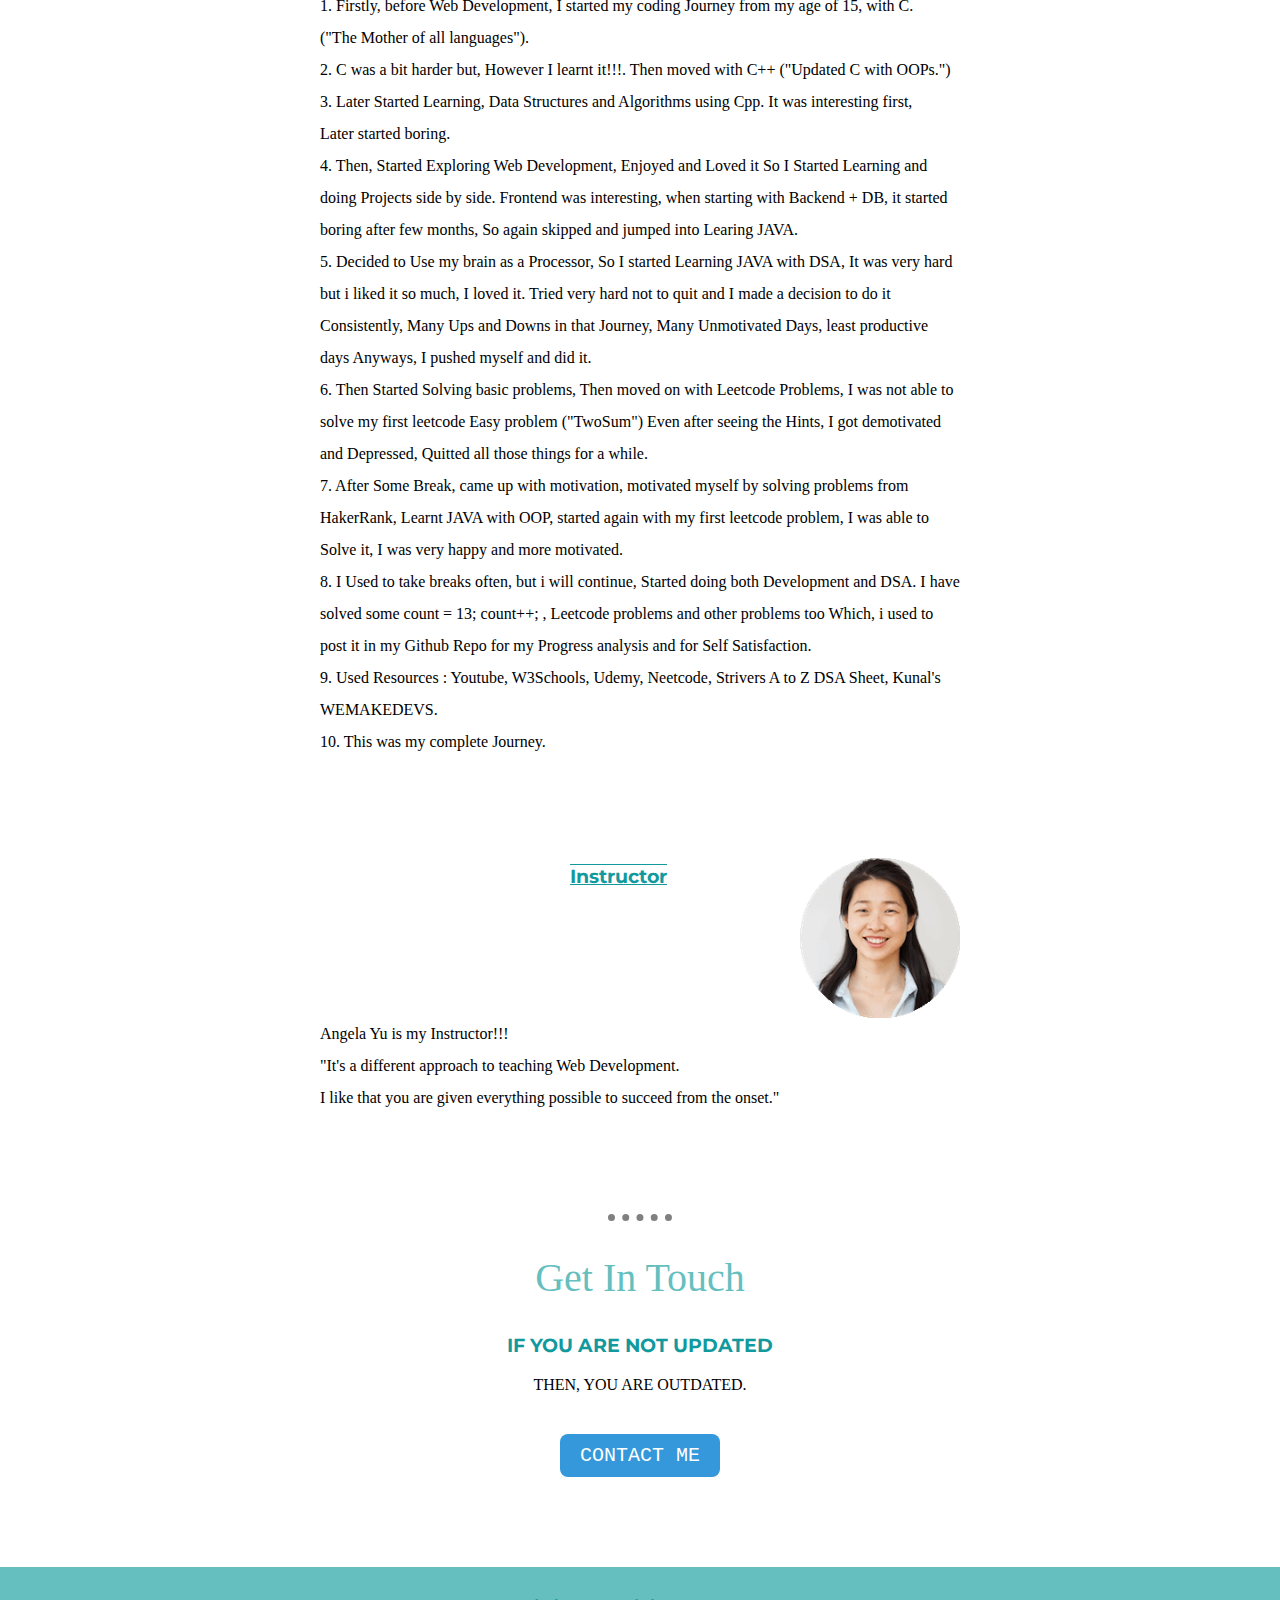
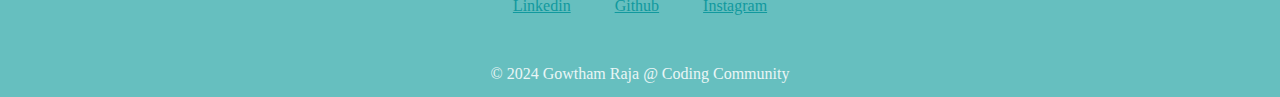
<file: portwebsite/index.html>
<!DOCTYPE html>
<html lang="en" dir="ltr">

<head>
  <meta charset="utf-8">
  <title>Gowtham Raja</title>
  <link rel="stylesheet" href="css/styles.css">
  <link rel="icon" href="favicon.ico">
  <link href="https://fonts.googleapis.com/css2?family=Montserrat:wght@100;300;400;500;900&family=Ubuntu:wght@300;400;700&display=swap" rel="stylesheet">
  <link rel="preconnect" href="https://fonts.gstatic.com" crossorigin>
  <div class="top-container">
    <img class="top-cloud" src="images/cloud.png" alt="cloud-img">
    <h1>I'm Gowtham Rajasekaran.</h1>
    <h2>A <span class="pro">CSE</span>Student</h2>
    <img class="bottom-cloud" src="images/cloud.png" alt="cloud-img">
    <img src="images/mountain.png" alt="mountain-img">
  </div>
  <div class="middle-container">
    <div class="profile">
      <img src="gr.jpg" alt="">
      <h2>Hello</h2>
      <p>I'm a Computer Science and Engineering Student from Kingston Engineering College.<br>I ❤ Coffee with Dark Mode</p>
    </div>
    <hr>
    <div class="skills">
      <h2 class="kills">My Journey</h2>
      <div class="skill-row">
        <img class="code-img" src="coding.png" alt="">
        <h3 class="bgmi">Started with Web Development</h3>
        <p class="description">Web Development :<br>
          1. Firstly, before Web Development, I started my coding Journey from my age of 15, with C.<br> ("The Mother of all languages").<br>

          2. C was a bit harder but, However I learnt it!!!. Then moved with C++ ("Updated C with OOPs.")<br>

          3. Later Started Learning, Data Structures and Algorithms using Cpp. It was interesting first,<br> Later started boring.<br>

          4. Then, Started Exploring Web Development, Enjoyed and Loved it So I Started Learning and doing Projects side by side. Frontend was interesting, when starting with Backend + DB, it started boring after few months, So again skipped and jumped into Learing JAVA.<br>

          5. Decided to Use my brain as a Processor, So I started Learning JAVA with DSA, It was very hard but i liked it so much, I loved it. Tried very hard not to quit and I made a decision to do it Consistently, Many Ups and Downs in that Journey, Many Unmotivated Days, least productive days Anyways, I pushed myself and did it.<br>

          6. Then Started Solving basic problems, Then moved on with Leetcode Problems, I was not able to solve my first leetcode Easy problem ("TwoSum") Even after seeing the Hints, I got demotivated and Depressed, Quitted all those things for a while.   <br>

          7. After Some Break, came up with motivation, motivated myself by solving problems from HakerRank, Learnt JAVA with OOP, started again with my first leetcode problem, I was able to Solve it, I was very happy and more motivated.<br>

          8. I Used to take breaks often, but i will continue, Started doing both Development and DSA. I have solved some count = 13; count++; , Leetcode problems and other problems too Which, i used to post it in my Github Repo for my Progress analysis and for Self Satisfaction.  <br>

          9. Used Resources : Youtube, W3Schools, Udemy, Neetcode, Strivers A to Z DSA Sheet, Kunal's WEMAKEDEVS.  <br>

          10. This was my complete Journey.
              
        </p>
      </div>
      <div class="skill-row">
        <img class="inst-img" src="angela.png" alt="">
        <h3 class="udemy">Instructor</h3>
        <p class="angeladesp">Angela Yu is my Instructor!!!<br>
          "It's a different approach to teaching Web Development.<br> I like that you are given everything possible to succeed from the onset."</p>
      </div>
    </div>
    <hr>
    <div class="contact-me">
      <h2 class="get">Get In Touch</h2>
      <h3>IF YOU ARE NOT UPDATED</h3>
      <p>THEN, YOU ARE OUTDATED.</p>
    </div>
    <div class="btn1">
      <a class="btn" href="mailto:name@email.com">CONTACT ME</a>
    </div>
  </div>

  <div class="bottom-container">
    <a class="footer-link" href="https://www.linkedin.com/in/gowtham-raja-21a56624a/">Linkedin</a>
    <a class="footer-link" href="https://github.com/GowthamRaja-git">Github</a>
    <a class="footer-link" href="https://www.instagram.com/gowtham__raja__/">Instagram</a>
    <p class="sweet">© 2024 Gowtham Raja @ Coding Community</p>
  </div>
</head>

<body>



</body>

</html>
</file>
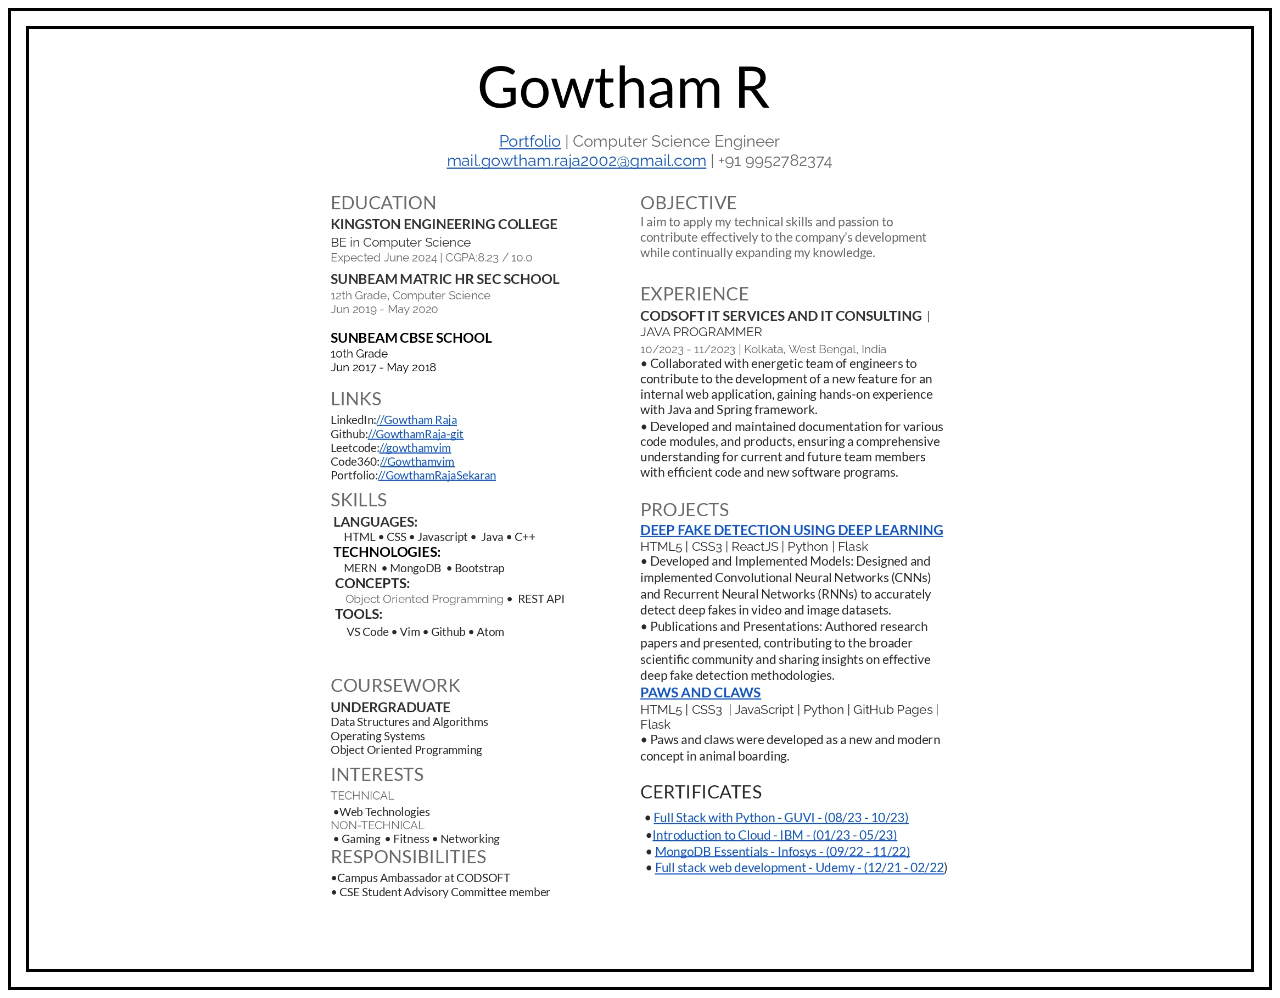
<file: resume/index.html>
<!DOCTYPE html>
<html>
    <title>Gowtham's Resume</title>
    <head>
        <link rel="icon" href="favicon.ico">
        <style>  
            div {  
            width: auto;  
            text-align: center;  
            padding: 15px;  
            border: 3px solid black;  
            }  
            img {  
            max-width: 100%;  
            height: auto;  
        
            }  
            </style>
    </head>

<body>
	<!-- Container for our gallery -->
	<div>
		<!-- Main view of our gallery -->
		<div>
			<img src="resume.jpg" width = "700" height = "300">
		</div>
	</div>
</body>
	
</html>
</file>
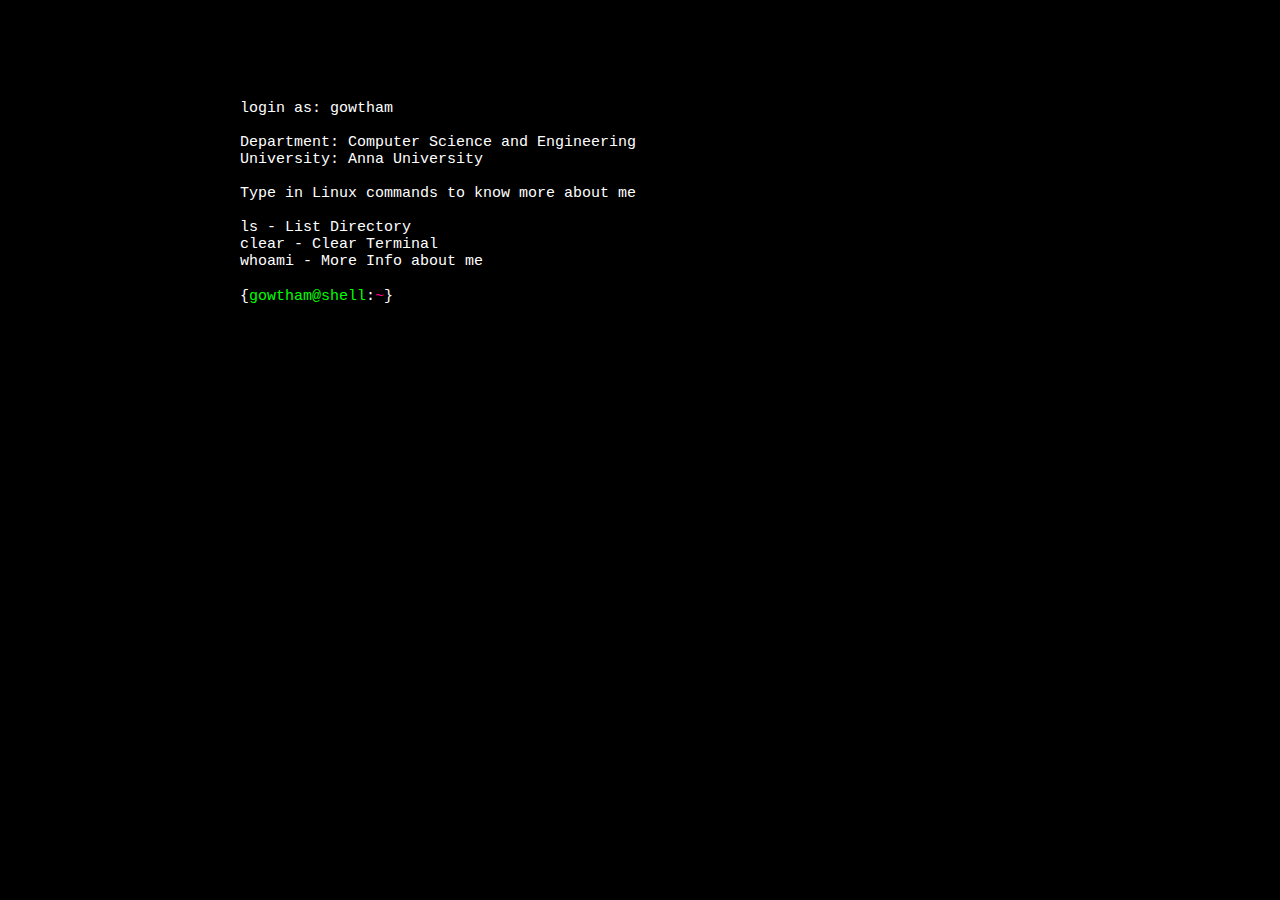
<file: shell port/index.html>
<html>
	<head>
                <meta charset="UTF-8">

		<title>Gowtham Rajasekaran</title>
		<link href="stylesheets/styles.css" type="text/css" rel="stylesheet">
        <link rel="icon" href="favicon.ico">
		
	</head>
	
	<body>
		<div class="shell" id = "terminal"> 
		login as: gowtham </br></br>
		
		Department: Computer Science and Engineering <br>
		University: Anna University <br><br>
		
		Type in Linux commands to know more about me <br><br>
		
		ls - List Directory<br>
		clear - Clear Terminal<br>
		whoami - More Info about me<br><br>
		
		<span id = "command1">{<span id="user">gowtham@shell</span>:<span id = "s1">~</span>}</span>
		<input id= "input1" type="text" onkeydown="myFunction()" autofocus >
		<br id = "1">
		</div>

		<script type="text/javascript" src="http://ajax.googleapis.com/ajax/libs/jquery/1.7.2/jquery.min.js"></script>
	<script>
		$(document).ready(function() {
			var curCount = 0;
					   
			//var myVar=setInterval(function(){blinkTimer()},500);

			function blinkTimer()
			{		
				var body = $("#command").html(); 
				
				if(body.substring(body.length-1, body.length) == "|")	
				{
					$("#command").html($("#command").html().substring(0, body.length-1)); // remove it
					$("#command").append(" ");
				}
				else
				{
					if(body.substring(body.length-1, body.length) == " ")
					{
						$("#command").html($("#command").html().substring(0, body.length-1)); // remove it
					}
					$("#command").append("|"); // else write it
				}	
			}
		});
				
		var Count = 1;
		var outCount = 0;
		function myFunction()
		{
			if(event.which == 13)
			{
				var addCode;
				event.preventDefault();
				var command = document.getElementById("input" + Count).value;
				if("whoami" == command)
				{
					outCount++;
					$("#terminal").append('<span id = "output'+ outCount +'"> Hi, <font color = "#0f0">I\'m Gowtham </font><br>\
							I am a Computer Science and Engineering Student from Kingston Engineering College. </span><br id = "out'+ outCount +'">');
				}
				else if("ls" == command)
				{
					outCount++;
					$("#terminal").append('<span id = "output'+ outCount +'"> \
							<a href="https://github.com/GowthamRaja-git">GitHub</a>\
							<a href="https://www.linkedin.com/in/gowtham-rajasekaran-21a56624a/">LinkedIn</a>\
							</span><br id = "out'+ outCount +'">');
				}
				else if("clear" == command)
				{
					for (i = 1; i <= Count; i++) 
					{ 
						document.getElementById("command" + i).parentNode.removeChild(document.getElementById("command" + i));
						document.getElementById("input" + i).parentNode.removeChild(document.getElementById("input" + i));
						document.getElementById(i).parentNode.removeChild(document.getElementById(i));
					}
					for(i = 1; i <= outCount; i++)
					{
						document.getElementById("output" + i).parentNode.removeChild(document.getElementById("output" + i));
						document.getElementById("out" + i).parentNode.removeChild(document.getElementById("out" + i));
					}
					Count = 0;
					outCount = 0;
				}
				$("#input" + Count).val('');
				$("#command" + Count).append( ' ' + command);
				
				Count++;
				addCode = '<span id = "command'+ Count + '">\
					{<span id="user">gowtham@shell</span>:<span id = "s1">~</span>}</span>\
					<input id = "input'+ Count +'" type="text" onkeydown="myFunction()"><br id = "' + Count + '">';
				$("#terminal").append(addCode);
				$("#input" + Count).focus();
			}
		}
	</script>

	</body>
</html>
</file>
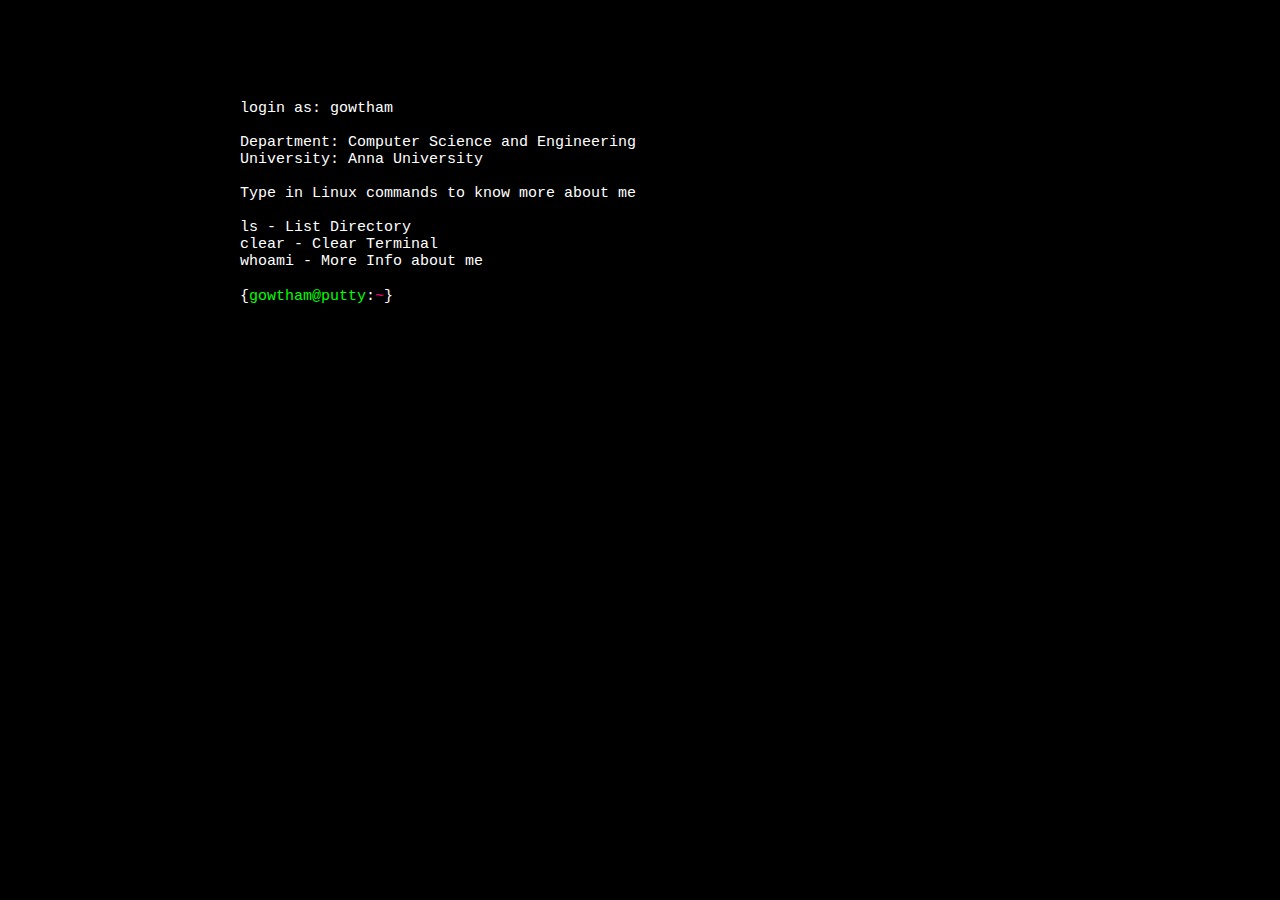
<file: shellport/index.html>
<html>
	<head>
		<title> Gowtham Rajasekaran </title>
		<link href="stylesheets/styles.css" type="text/css" rel="stylesheet">
                <link rel="icon" href="favicon.ico">
		
	</head>
	<script type="text/javascript" src="https://ajax.googleapis.com/ajax/libs/jquery/3.7.0/jquery.min.js"></script>
	<script>
		$(document).ready(function() {
			var curCount = 0;
					   
			//var myVar=setInterval(function(){blinkTimer()},500);

			function blinkTimer()
			{		
				var body = $("#command").html(); 
				
				if(body.substring(body.length-1, body.length) == "|")	
				{
					$("#command").html($("#command").html().substring(0, body.length-1)); // remove it
					$("#command").append(" ");
				}
				else
				{
					if(body.substring(body.length-1, body.length) == " ")
					{
						$("#command").html($("#command").html().substring(0, body.length-1)); // remove it
					}
					$("#command").append("|"); // else write it
				}	
			}
		});
				
		var Count = 1;
		var outCount = 0;
		function myFunction()
		{
			if(event.which == 13)
			{
				var addCode;
				event.preventDefault();
				var command = document.getElementById("input" + Count).value;
				if("whoami" == command)
				{
					outCount++;
					$("#terminal").append('<span id = "output'+ outCount +'"> Hi, <font color = "#0f0">I\'m Gowtham </font><br>\
							I am a Computer Science Engineering Student from Kingston Engineering College. </span><br id = "out'+ outCount +'">');
				}
				else if("ls" == command)
				{
					outCount++;
					$("#terminal").append('<span id = "output'+ outCount +'"> \
							<a href="https://github.com/GowthamRaja-git">GitHub</a>\
							<a href="https://www.linkedin.com/in/gowtham-raja-21a56624a/">LinkedIn</a>\
							</span><br id = "out'+ outCount +'">');
				}
				else if("clear" == command)
				{
					for (i = 1; i <= Count; i++) 
					{ 
						document.getElementById("command" + i).parentNode.removeChild(document.getElementById("command" + i));
						document.getElementById("input" + i).parentNode.removeChild(document.getElementById("input" + i));
						document.getElementById(i).parentNode.removeChild(document.getElementById(i));
					}
					for(i = 1; i <= outCount; i++)
					{
						document.getElementById("output" + i).parentNode.removeChild(document.getElementById("output" + i));
						document.getElementById("out" + i).parentNode.removeChild(document.getElementById("out" + i));
					}
					Count = 0;
					outCount = 0;
				}
				$("#input" + Count).val('');
				$("#command" + Count).append( ' ' + command);
				
				Count++;
				addCode = '<span id = "command'+ Count + '">\
					{<span id="user">gowtham@putty</span>:<span id = "s1">~</span>}</span>\
					<input id = "input'+ Count +'" type="text" onkeydown="myFunction()"><br id = "' + Count + '">';
				$("#terminal").append(addCode);
				$("#input" + Count).focus();
			}
		}
	</script>

	<body>
		<div class="putty" id = "terminal"> 
		login as: gowtham </br></br>
		
		Department: Computer Science and Engineering <br>
		University: Anna University <br><br>
		
		Type in Linux commands to know more about me <br><br>
		
		ls - List Directory<br>
		clear - Clear Terminal<br>
		whoami - More Info about me<br><br>
		
		<span id = "command1">{<span id="user">gowtham@putty</span>:<span id = "s1">~</span>}</span>
		<input id= "input1" type="text" onkeydown="myFunction()" autofocus >
		<br id = "1">
		</div>
	</body>
</html>
</file>
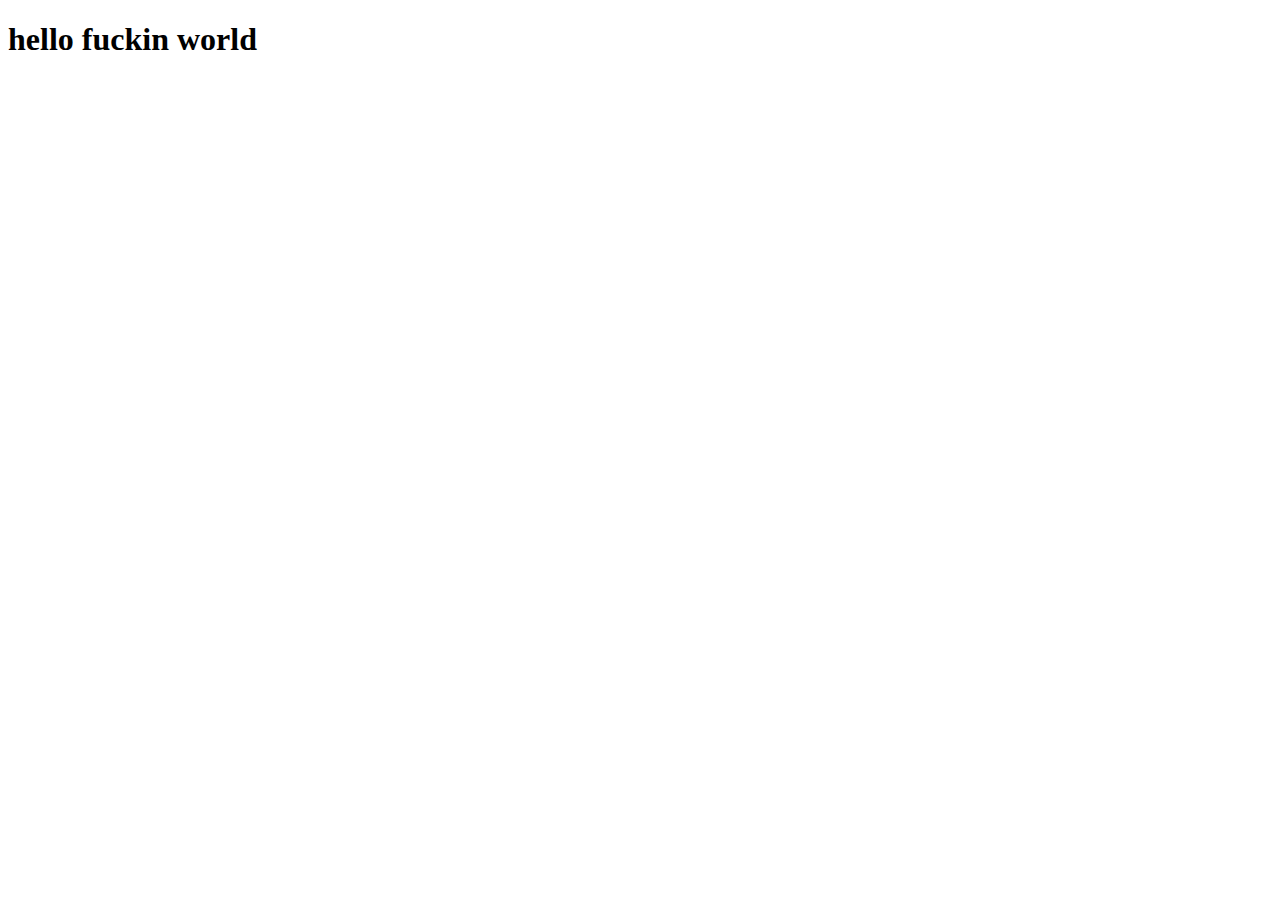
<file: Portfolio Website/web development/bootstrap installation/index.html>
<!DOCTYPE html>
<html lang="en" dir="ltr">
  <head>
    <meta charset="utf-8">
    <title>Bootstrap Installation</title>
    <link href="https://cdn.jsdelivr.net/npm/bootstrap@5.1.3/dist/css/bootstrap.min.css" rel="stylesheet" integrity="sha384-1BmE4kWBq78iYhFldvKuhfTAU6auU8tT94WrHftjDbrCEXSU1oBoqyl2QvZ6jIW3" crossorigin="anonymous">
  </head>
  <body>

    <h1>hello fuckin world</h1>

  </body>
</html>
</file>
<file: mysite/stylesheets/styles.css>
body{
	background-color: black;
}

input{
	color 			: white;
	font-size		: 15px;
	font-family		: courier;
	border: 0px;
	background-color: black;
}
input:focus {outline: none; }
.putty{
	color 			: white;
	font-size		: 15px;
	font-family		: courier;
	margin-top		: 100px;
	margin-left		: auto;
	margin-right	: auto;
	width			: 800px;
	height			: 300px;
#	background-color: #d0e4fe;
}
a {
	color: #0bc;
	text-decoration: none;
}
#user{
	color: #0f0
}
#s1{
	color: #ff0096;
}
</file>
<file: pawsclaws/css/style.css>
@import url("https://fonts.googleapis.com/css2?family=Poppins:wght@100;300;400;500;600&display=swap");
* {
  font-family: 'Poppins', sans-serif;
  margin: 0;
  padding: 0;
  -webkit-box-sizing: border-box;
          box-sizing: border-box;
  outline: none;
  border: none;
  text-decoration: none;
  text-transform: capitalize;
  -webkit-transition: .2s linear;
  transition: .2s linear;
}

html {
  font-size: 62.5%;
  overflow-x: hidden;
  scroll-behavior: smooth;
  scroll-padding-top: 4rem;
}

html::-webkit-scrollbar {
  width: 1rem;
}

html::-webkit-scrollbar-track {
  background: transparent;
}

html::-webkit-scrollbar-thumb {
  background: #e67e22;
  border-radius: 5rem;
}

section {
  padding: 5rem 9%;
}

.heading {
  padding-bottom: 2rem;
  text-align: center;
  font-size: 3.5rem;
  color: #130f40;
}

.heading span {
  color: #e67e22;
}

.btn {
  display: inline-block;
  margin-top: 1rem;
  padding: .8rem 2.8rem;
  border-radius: 5rem;
  border-top-left-radius: 0;
  border: 0.2rem solid #130f40;
  cursor: pointer;
  background: none;
  color: #130f40;
  font-size: 1.7rem;
  overflow: hidden;
  z-index: 0;
  position: relative;
}

.btn::before {
  content: '';
  position: absolute;
  top: 0;
  left: 0;
  height: 100%;
  width: 100%;
  background: #130f40;
  z-index: -1;
  -webkit-transition: .2s linear;
  transition: .2s linear;
  -webkit-clip-path: circle(0% at 0% 5%);
          clip-path: circle(0% at 0% 5%);
}

.btn:hover::before {
  -webkit-clip-path: circle(100%);
          clip-path: circle(100%);
}

.btn:hover {
  color: #fff;
}

@-webkit-keyframes fadeIn {
  0% {
    -webkit-transform: translateY(3rem);
            transform: translateY(3rem);
    opacity: 0;
  }
}

@keyframes fadeIn {
  0% {
    -webkit-transform: translateY(3rem);
            transform: translateY(3rem);
    opacity: 0;
  }
}

.header {
  background: #fff;
  display: -webkit-box;
  display: -ms-flexbox;
  display: flex;
  -webkit-box-align: center;
      -ms-flex-align: center;
          align-items: center;
  -webkit-box-pack: justify;
      -ms-flex-pack: justify;
          justify-content: space-between;
  padding: 2rem 9%;
  -webkit-box-shadow: 0 0.5rem 1.5rem rgba(0, 0, 0, 0.1);
          box-shadow: 0 0.5rem 1.5rem rgba(0, 0, 0, 0.1);
  position: fixed;
  top: 0;
  left: 0;
  right: 0;
  z-index: 1000;
  -webkit-transform: translateY(-10rem);
          transform: translateY(-10rem);
}

.header.active {
  -webkit-transform: translateY(0rem);
          transform: translateY(0rem);
}

.header .logo {
  font-size: 2.5rem;
  color: #130f40;
  font-weight: bolder;
}

.header .logo i {
  color: #e67e22;
}

.header .navbar a {
  margin: 0 1rem;
  font-size: 1.7rem;
  color: #666;
}

.header .navbar a:hover {
  color: #e67e22;
}

.header .icons a,
.header .icons div {
  font-size: 2.5rem;
  margin-left: 1.5rem;
  color: #130f40;
  cursor: pointer;
}

.header .icons a:hover,
.header .icons div:hover {
  color: #e67e22;
}

.header .login-form {
  position: absolute;
  top: 120%;
  right: 2rem;
  width: 35rem;
  border-radius: 1rem;
  background: #fff;
  -webkit-box-shadow: 0 0.5rem 1.5rem rgba(0, 0, 0, 0.1);
          box-shadow: 0 0.5rem 1.5rem rgba(0, 0, 0, 0.1);
  padding: 2rem;
  display: none;
}

.header .login-form.active {
  display: block;
  -webkit-animation: fadeIn .4s linear;
          animation: fadeIn .4s linear;
}

.header .login-form h3 {
  color: #130f40;
  font-size: 2.5rem;
  padding-bottom: .5rem;
}

.header .login-form .box {
  width: 100%;
  border-bottom: 0.2rem solid #130f40;
  border-width: .1rem;
  padding: 1.5rem 0;
  font-size: 1.6rem;
  color: #130f40;
  text-transform: none;
  margin: 1rem 0;
}

.header .login-form .remember {
  display: -webkit-box;
  display: -ms-flexbox;
  display: flex;
  -webkit-box-align: center;
      -ms-flex-align: center;
          align-items: center;
  gap: .5rem;
  padding: 1rem 0;
}

.header .login-form .remember label {
  font-size: 1.5rem;
  cursor: pointer;
  color: #666;
}

.header .login-form .btn {
  width: 100%;
  text-align: center;
  margin: 1.5rem 0;
}

.header .login-form .btn:hover {
  background: #130f40;
}

.header .login-form .links {
  display: -webkit-box;
  display: -ms-flexbox;
  display: flex;
  -webkit-box-pack: justify;
      -ms-flex-pack: justify;
          justify-content: space-between;
  -webkit-box-align: center;
      -ms-flex-align: center;
          align-items: center;
  margin-top: 1rem;
}

.header .login-form .links a {
  font-size: 1.4rem;
  color: #e67e22;
}

.header .login-form .links a:hover {
  color: #130f40;
  text-decoration: underline;
}

#menu-btn {
  display: none;
}

.home {
  min-height: 100vh;
  display: -webkit-box;
  display: -ms-flexbox;
  display: flex;
  -webkit-box-align: center;
      -ms-flex-align: center;
          align-items: center;
  -webkit-box-pack: end;
      -ms-flex-pack: end;
          justify-content: flex-end;
  background: url(../image/home_bg_img.jpg) no-repeat;
  background-position: center;
  background-size: cover;
  position: relative;
}

.home .content {
  width: 50rem;
}

.home .content h3 {
  font-size: 6rem;
  color: #fff;
  padding-bottom: 1rem;
}

.home .content h3 span {
  color: #e67e22;
}

.home .content .btn {
  color: #fff;
  border-color: #fff;
}

.home .content .btn:hover {
  color: #130f40;
}

.home .content .btn::before {
  background: #fff;
}

.home .wave {
  position: absolute;
  bottom: 0;
  left: 0;
  width: 100%;
  height: 12rem;
}

.about {
  display: -webkit-box;
  display: -ms-flexbox;
  display: flex;
  -webkit-box-align: center;
      -ms-flex-align: center;
          align-items: center;
  -ms-flex-wrap: wrap;
      flex-wrap: wrap;
  gap: 2rem;
}

.about .image {
  -webkit-box-flex: 1;
      -ms-flex: 1 1 40rem;
          flex: 1 1 40rem;
}

.about .image img {
  width: 100%;
}

.about .content {
  -webkit-box-flex: 1;
      -ms-flex: 1 1 40rem;
          flex: 1 1 40rem;
}

.about .content h3 {
  color: #130f40;
  font-size: 4rem;
}

.about .content h3 span {
  color: #e67e22;
}

.about .content p {
  font-size: 1.6rem;
  color: #666;
  padding: 1rem 0;
  line-height: 2;
}

.dog-food,
.cat-food {
  display: -webkit-box;
  display: -ms-flexbox;
  display: flex;
  -webkit-box-align: center;
      -ms-flex-align: center;
          align-items: center;
  -ms-flex-wrap: wrap;
      flex-wrap: wrap;
  padding: 2rem 0;
}

.dog-food .image,
.cat-food .image {
  -webkit-box-flex: 1;
      -ms-flex: 1 1 40rem;
          flex: 1 1 40rem;
}

.dog-food .image img,
.cat-food .image img {
  width: 100%;
}

.dog-food .content,
.cat-food .content {
  -webkit-box-flex: 1;
      -ms-flex: 1 1 40rem;
          flex: 1 1 40rem;
  text-align: center;
  padding: 2rem;
}

.dog-food .content h3,
.cat-food .content h3 {
  font-size: 3.5rem;
  color: #130f40;
}

.dog-food .content h3 span,
.cat-food .content h3 span {
  color: #e67e22;
}

.dog-food .content p,
.cat-food .content p {
  padding: 1rem 0;
  line-height: 2;
  color: #666;
  font-size: 1.6rem;
}

.dog-food .content .amount,
.cat-food .content .amount {
  font-size: 3.5rem;
  color: #130f40;
  padding: .5rem 0;
}

.dog-food .content a img,
.cat-food .content a img {
  height: 15rem;
  margin-top: 1rem;
}

.dog-food .content a:hover img,
.cat-food .content a:hover img {
  -webkit-transform: rotate(15deg);
          transform: rotate(15deg);
}

.cat-food {
  -ms-flex-wrap: wrap-reverse;
      flex-wrap: wrap-reverse;
}

.shop .box-container {
  display: -ms-grid;
  display: grid;
  -ms-grid-columns: (minmax(30rem, 1fr))[auto-fit];
      grid-template-columns: repeat(auto-fit, minmax(30rem, 1fr));
  gap: 1.5rem;
}

.shop .box-container .box {
  position: relative;
  overflow: hidden;
}

.shop .box-container .box:hover .image img {
  -webkit-transform: scale(1.1);
          transform: scale(1.1);
}

.shop .box-container .box:hover .icons {
  -webkit-transform: translateX(0rem);
          transform: translateX(0rem);
}

.shop .box-container .box .image {
  height: 45rem;
  width: 100%;
  overflow: hidden;
}

.shop .box-container .box .image img {
  height: 100%;
  width: 100%;
  -o-object-fit: cover;
     object-fit: cover;
}

.shop .box-container .box .icons {
  position: absolute;
  top: 1rem;
  right: 2rem;
  z-index: 10;
  -webkit-transform: translateX(10rem);
          transform: translateX(10rem);
}

.shop .box-container .box .icons a {
  display: block;
  width: 5rem;
  height: 5rem;
  line-height: 5rem;
  font-size: 2.2rem;
  margin-top: 1rem;
  background: #fff;
  color: #130f40;
  text-align: center;
}

.shop .box-container .box .icons a:hover {
  color: #fff;
  background: #e67e22;
}

.shop .box-container .box .content {
  padding: 1rem 0;
  text-align: center;
}

.shop .box-container .box .content h3 {
  font-size: 2.2rem;
  color: #130f40;
  padding-bottom: .5rem;
}

.shop .box-container .box .content .amount {
  font-size: 2rem;
  color: #e67e22;
}

.services .box-container {
  display: -ms-grid;
  display: grid;
  -ms-grid-columns: (minmax(30rem, 1fr))[auto-fit];
      grid-template-columns: repeat(auto-fit, minmax(30rem, 1fr));
  gap: 1.5rem;
}

.services .box-container .box {
  background: #eee;
  padding: 3rem;
  text-align: center;
  border-radius: 33% 67% 70% 30% / 30% 30% 70% 70%;
}

.services .box-container .box:nth-child(even) {
  border-radius: 79% 21% 81% 19% / 58% 93% 7% 42%;
}

.services .box-container .box:hover {
  border-radius: .5rem;
}

.services .box-container .box i {
  height: 6.5rem;
  width: 6.5rem;
  line-height: 6.5rem;
  font-size: 3rem;
  color: #fff;
  background: #e67e22;
  border-radius: 50%;
  margin-bottom: .5rem;
}

.services .box-container .box h3 {
  font-size: 2.2rem;
  color: #130f40;
  padding: 1rem 0;
}

.plan .box-container {
  display: -ms-grid;
  display: grid;
  -ms-grid-columns: (minmax(30rem, 1fr))[auto-fit];
      grid-template-columns: repeat(auto-fit, minmax(30rem, 1fr));
  gap: 1.5rem;
}

.plan .box-container .box {
  position: relative;
  padding: 2rem;
  border-radius: .5rem;
  position: relative;
  margin-bottom: 2rem;
  background: #eee;
}

.plan .box-container .box .btn {
  position: absolute;
  bottom: -2rem;
  right: 2rem;
  background: #fff;
}

.plan .box-container .box .title {
  text-align: center;
  color: #e67e22;
  font-size: 2rem;
}

.plan .box-container .box .day {
  text-align: center;
  color: #130f40;
  font-size: 3.5rem;
}

.plan .box-container .box .icon {
  color: #e67e22;
  font-size: 5rem;
  padding: 2rem 0;
}

.plan .box-container .box .list {
  margin: 1rem 0;
}

.plan .box-container .box .list p {
  display: -webkit-box;
  display: -ms-flexbox;
  display: flex;
  -webkit-box-align: center;
      -ms-flex-align: center;
          align-items: center;
  -webkit-box-pack: justify;
      -ms-flex-pack: justify;
          justify-content: space-between;
  font-size: 1.4rem;
  color: #666;
  padding: 1rem 0;
}

.plan .box-container .box .list p span {
  color: #e67e22;
}

.plan .box-container .box .amount {
  font-size: 5rem;
  font-weight: bolder;
  color: #130f40;
}

.plan .box-container .box .amount span {
  font-size: 3rem;
}

.contact {
  padding: 2rem 0;
  display: -webkit-box;
  display: -ms-flexbox;
  display: flex;
  -webkit-box-align: center;
      -ms-flex-align: center;
          align-items: center;
  -ms-flex-wrap: wrap;
      flex-wrap: wrap;
  gap: 3rem;
}

.contact .image {
  -webkit-box-flex: 1;
      -ms-flex: 1 1 40rem;
          flex: 1 1 40rem;
}

.contact .image img {
  width: 100%;
}

.contact form {
  -webkit-box-flex: 1;
      -ms-flex: 1 1 40rem;
          flex: 1 1 40rem;
  padding: 2rem 7%;
}

.contact form .btn {
  width: 100%;
  text-align: center;
}

.contact form .btn:hover {
  background: #130f40;
}

.contact form h3 {
  font-size: 3rem;
  padding-bottom: 1rem;
  color: #130f40;
}

.contact form .box, .contact form textarea {
  width: 100%;
  border-bottom: 0.2rem solid #130f40;
  border-width: .1rem;
  font-size: 1.6rem;
  text-transform: none;
  color: #130f40;
  padding: 1.5rem 0;
  margin: 1rem 0;
}

.contact form textarea {
  height: 15rem;
  resize: none;
}

.footer {
  position: relative;
  background: url(../image/footer_background.jpg) no-repeat;
  background-position: center;
  background-size: center;
  padding-top: 10rem;
  padding-bottom: 2rem;
}

.footer img {
  position: absolute;
  top: 0;
  left: 0;
  height: 10rem;
  width: 100%;
}

.footer .share {
  display: -webkit-box;
  display: -ms-flexbox;
  display: flex;
  -webkit-box-pack: center;
      -ms-flex-pack: center;
          justify-content: center;
  -ms-flex-wrap: wrap;
      flex-wrap: wrap;
  gap: 1.5rem;
}

.footer .share a {
  color: #fff;
  border-color: #fff;
}

.footer .share a:hover {
  color: #130f40;
}

.footer .share a::before {
  background: #fff;
}

.footer .share a i {
  padding-right: .5rem;
}

.footer .credit {
  text-align: center;
  color: #fff;
  font-size: 2rem;
  padding: 2rem 1rem;
  margin-top: 2.5rem;
}

.footer .credit span {
  color: #e67e22;
}

@media (max-width: 991px) {
  html {
    font-size: 55%;
  }
  .header {
    padding: 2rem;
  }
  section {
    padding: 5rem 2rem;
  }
  .home {
    -webkit-box-pack: center;
        -ms-flex-pack: center;
            justify-content: center;
    background-position: right;
  }
  .home .content {
    text-align: center;
    padding-bottom: 5rem;
  }
  .home .content h3 {
    font-size: 4.5rem;
  }
}

@media (max-width: 768px) {
  #menu-btn {
    display: inline-block;
  }
  .header .navbar {
    position: absolute;
    top: 99%;
    left: 0;
    right: 0;
    background: #fff;
    -webkit-clip-path: polygon(0 0, 100% 0, 100% 0, 0 0);
            clip-path: polygon(0 0, 100% 0, 100% 0, 0 0);
  }
  .header .navbar.active {
    -webkit-clip-path: polygon(0 0, 100% 0, 100% 100%, 0 100%);
            clip-path: polygon(0 0, 100% 0, 100% 100%, 0 100%);
  }
  .header .navbar a {
    display: block;
    margin: 2rem;
    font-size: 2rem;
  }
}

@media (max-width: 450px) {
  html {
    font-size: 50%;
  }
  .header .login-form {
    width: 90%;
  }
}
/*# sourceMappingURL=style.css.map */
</file>
<file: Portfolio Website/css/styles.css>
body{
  color: 40514E;
  margin: 0;
  text-align: center;
  font-family: 'Merriweather', serif;
}

h1{
  font-family: 'Montserrat, sans-serif';
      font-size: 3rem;
      line-height: 1.5;
      font-weight: 900;
}

h2{
  font-weight: normal;
  color: #66BFBF;
  font-size: 2.5rem;
  font-family: 'Montserrat', sans-serif;
}

h3{
  color: #11999E;
  font-family: 'Montserrat', sans-serif;
}

.top-container{
  background-color: #E4F9F5;
  position: relative;
  padding-top: 100px;
}

.top-container:hover{
  background-color: red;
}

.middle-container{
  margin: 100px 0;

}

.bottom-container{
  margin-top: 90px;
  background-color: #66BFBF;
  height: 100px;
  padding-top: 30px;
}


.pro{
  text-decoration: underline;
}

.top-cloud{
  position: absolute;
  right: 300px;
  top: 50px;
}


.bottom-cloud{
  position: absolute;
  left: 300px;
  bottom: 300px;
}

a{
  color: #11999E;
}

.skill-row{
  margin: 100px auto;
  width: 50%;
  text-align: left;
  line-height: 2;
}

.code-img{
  width: 25%;
  float: left;
  margin-right: 30px;
}
.inst-img{
  width: 25%;
  float: right;
  margin-left: 30px;
}

.description{
  clear: left;
  margin-top: 150px;
}

.angeladesp{
  clear: right;
}

.udemy{
  margin-left: 250px;
  text-decoration:underline overline;
}

.bgmi{
  margin-left: 250px;
  text-decoration:underline overline;
}

.kills{
  text-decoration:underline;
  font-family: 'Redressed', cursive;
}

.get{
  font-family: 'Redressed', cursive;
}

.btn {
  background: 11cdd4;
  background-image: -webkit-linear-gradient(top, 11cdd4, #11999e);
  background-image: -moz-linear-gradient(top, 11cdd4, #11999e);
  background-image: -ms-linear-gradient(top, 11cdd4, #11999e);
  background-image: -o-linear-gradient(top, 11cdd4, #11999e);
  background-image: linear-gradient(to bottom, 11cdd4, #11999e);
  -webkit-border-radius: 8;
  -moz-border-radius: 8;
  border-radius: 8px;
  font-family: Courier New;
  color: #ffffff;
  font-size: 20px;
  background: #3498db;
  padding: 10px 20px 10px 20px;
  text-decoration: none;
}

.btn:hover {
  background: #30e3cb;
  background-image: -webkit-linear-gradient(top, #30e3cb, #2bc4ad);
  background-image: -moz-linear-gradient(top, #30e3cb, #2bc4ad);
  background-image: -ms-linear-gradient(top, #30e3cb, #2bc4ad);
  background-image: -o-linear-gradient(top, #30e3cb, #2bc4ad);
  background-image: linear-gradient(to bottom, #30e3cb, #2bc4ad);
  text-decoration: none;
}
.btn{
  margin-bottom: 1000px;
}

.btn1{
  margin-top: 50px;
}

.sweet{
  margin-top: 50px;
  color:#EAF6F6;
}

.footer-link{

  margin: 50px 20px 50px 20px;
}
hr{
  border-style: none;
  border-top-style: dotted;
  border-color: grey;
  border-width: 07px;
  width: 05%;
}
</file>
<file: portwebsite/css/styles.css>
body{
  color: 40514E;
  margin: 0;
  text-align: center;
  font-family: 'Merriweather', serif;
}

h1{
  font-family: 'Montserrat, sans-serif';
      font-size: 3rem;
      line-height: 1.5;
      font-weight: 900;
}

h2{
  font-weight: normal;
  color: #66BFBF;
  font-size: 2.5rem;
  font-family: 'Montserrat', sans-serif;
}

h3{
  color: #11999E;
  font-family: 'Montserrat', sans-serif;
}

.top-container{
  background-color: #E4F9F5;
  position: relative;
  padding-top: 100px;
}

.top-container:hover{
  background-color: red;
}

.middle-container{
  margin: 100px 0;

}

.bottom-container{
  margin-top: 90px;
  background-color: #66BFBF;
  height: 100px;
  padding-top: 30px;
}


.pro{
  text-decoration: underline;
}

.top-cloud{
  position: absolute;
  right: 300px;
  top: 50px;
}


.bottom-cloud{
  position: absolute;
  left: 300px;
  bottom: 300px;
}

a{
  color: #11999E;
}

.skill-row{
  margin: 100px auto;
  width: 50%;
  text-align: left;
  line-height: 2;
}

.code-img{
  width: 25%;
  float: left;
  margin-right: 30px;
}
.inst-img{
  width: 25%;
  float: right;
  margin-left: 30px;
}

.description{
  clear: left;
  margin-top: 150px;
}

.angeladesp{
  clear: right;
}

.udemy{
  margin-left: 250px;
  text-decoration:underline overline;
}

.bgmi{
  margin-left: 250px;
  text-decoration:underline overline;
}

.kills{
  text-decoration:underline;
  font-family: 'Redressed', cursive;
}

.get{
  font-family: 'Redressed', cursive;
}

.btn {
  background: 11cdd4;
  background-image: -webkit-linear-gradient(top, 11cdd4, #11999e);
  background-image: -moz-linear-gradient(top, 11cdd4, #11999e);
  background-image: -ms-linear-gradient(top, 11cdd4, #11999e);
  background-image: -o-linear-gradient(top, 11cdd4, #11999e);
  background-image: linear-gradient(to bottom, 11cdd4, #11999e);
  -webkit-border-radius: 8;
  -moz-border-radius: 8;
  border-radius: 8px;
  font-family: Courier New;
  color: #ffffff;
  font-size: 20px;
  background: #3498db;
  padding: 10px 20px 10px 20px;
  text-decoration: none;
}

.btn:hover {
  background: #30e3cb;
  background-image: -webkit-linear-gradient(top, #30e3cb, #2bc4ad);
  background-image: -moz-linear-gradient(top, #30e3cb, #2bc4ad);
  background-image: -ms-linear-gradient(top, #30e3cb, #2bc4ad);
  background-image: -o-linear-gradient(top, #30e3cb, #2bc4ad);
  background-image: linear-gradient(to bottom, #30e3cb, #2bc4ad);
  text-decoration: none;
}
.btn{
  margin-bottom: 1000px;
}

.btn1{
  margin-top: 50px;
}

.sweet{
  margin-top: 50px;
  color:#EAF6F6;
}

.footer-link{

  margin: 50px 20px 50px 20px;
}
hr{
  border-style: none;
  border-top-style: dotted;
  border-color: grey;
  border-width: 07px;
  width: 05%;
}
</file>
<file: shell port/stylesheets/styles.css>
body{
	background-color: black;
}

input{
	color 			: white;
	font-size		: 15px;
	font-family		: courier;
	border: 0px;
	background-color: black;
}
input:focus {outline: none; }
.shell{
	color 			: white;
	font-size		: 15px;
	font-family		: courier;
	margin-top		: 100px;
	margin-left		: auto;
	margin-right	: auto;
	width			: 800px;
	height			: 300px;
#	background-color: #d0e4fe;
}
a {
	color: #0bc;
	text-decoration: none;
}
#user{
	color: #0f0
}
#s1{
	color: #ff0096;
}
</file>
<file: shellport/stylesheets/styles.css>
body{
	background-color: black;
}

input{
	color 			: white;
	font-size		: 15px;
	font-family		: courier;
	border: 0px;
	background-color: black;
}
input:focus {outline: none; }
.putty{
	color 			: white;
	font-size		: 15px;
	font-family		: courier;
	margin-top		: 100px;
	margin-left		: auto;
	margin-right	: auto;
	width			: 800px;
	height			: 300px;
#	background-color: #d0e4fe;
}
a {
	color: #0bc;
	text-decoration: none;
}
#user{
	color: #0f0
}
#s1{
	color: #ff0096;
}
</file>
